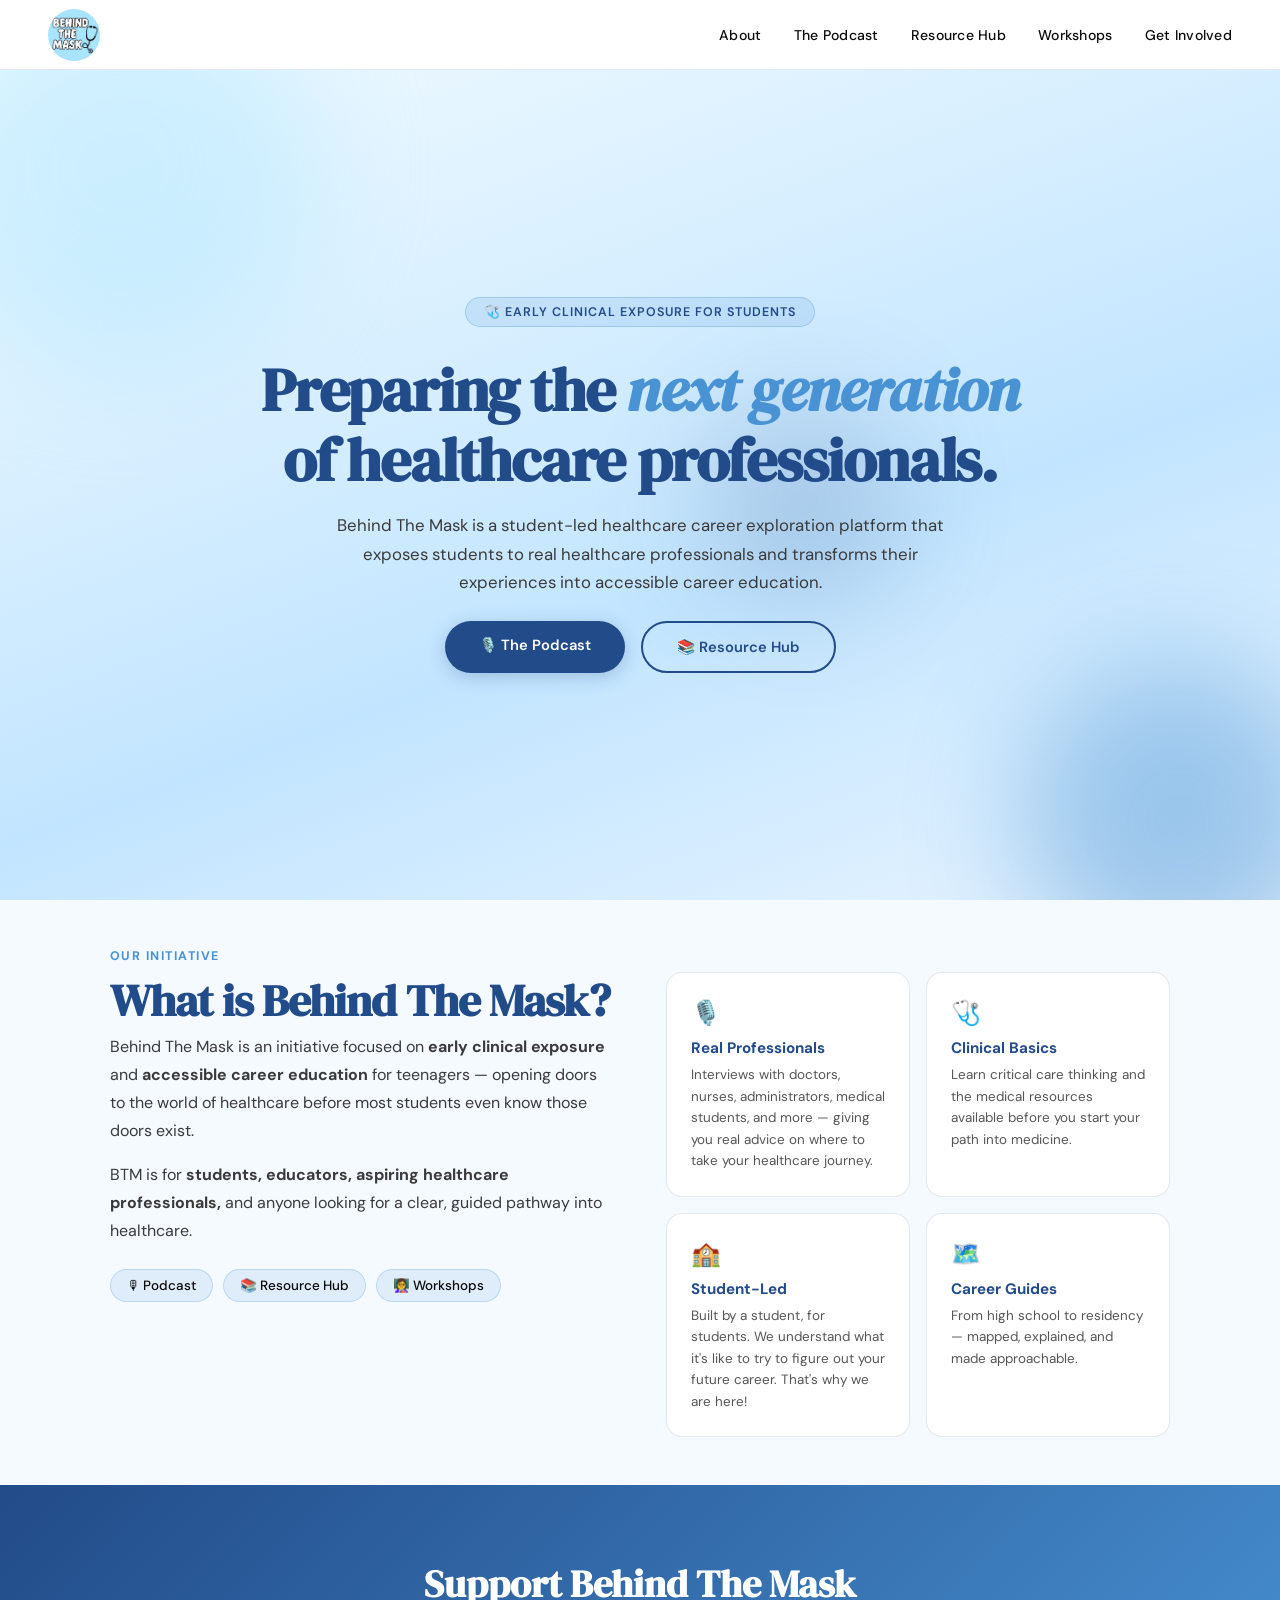
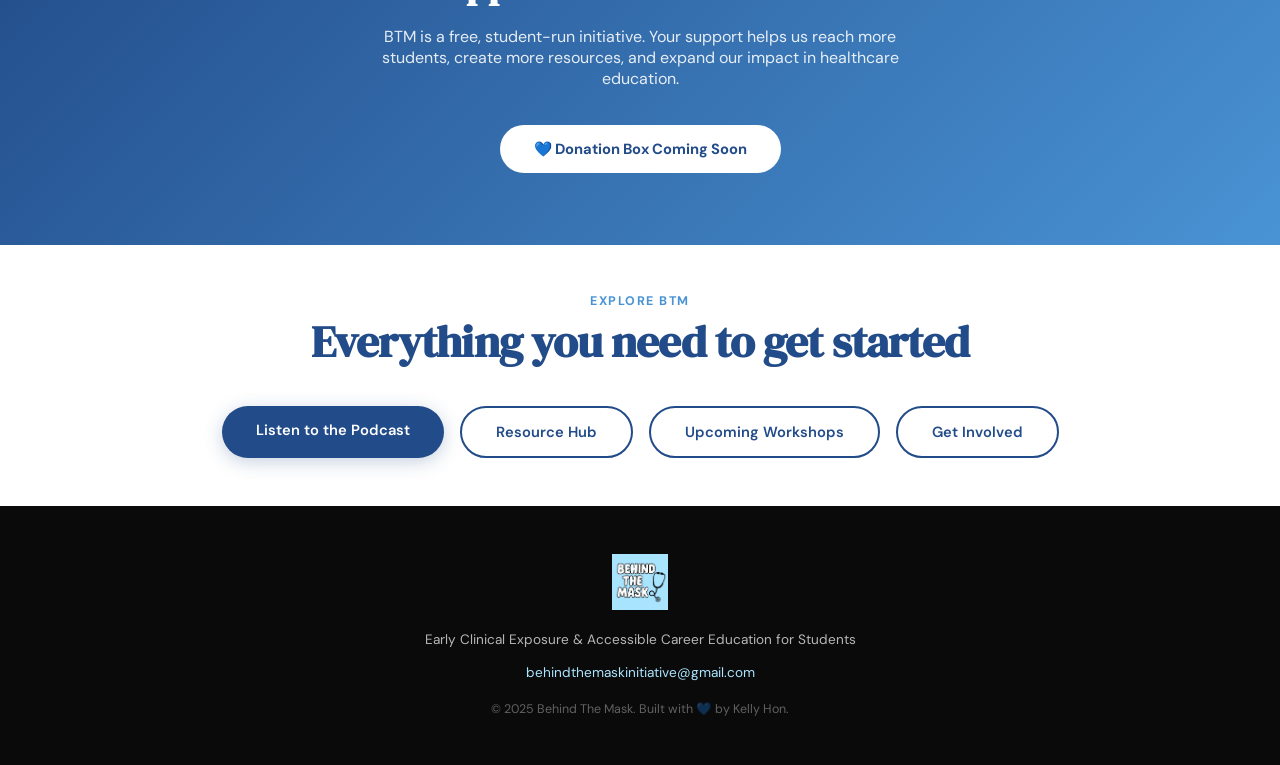
<file: index.html>
<!DOCTYPE html>
<html lang="en">
<head><link rel="icon" type="image/png" href="logo.png">
  <!-- Google tag (gtag.js) -->
<script async src="https://www.googletagmanager.com/gtag/js?id=G-BZWH90YZH2"></script>
<script>
  window.dataLayer = window.dataLayer || [];
  function gtag(){dataLayer.push(arguments);}
  gtag('js', new Date());

  gtag('config', 'G-BZWH90YZH2');
</script>
<meta charset="UTF-8">
<meta name="viewport" content="width=device-width, initial-scale=1.0">
<title>Behind The Mask</title>
<link href="https://fonts.googleapis.com/css2?family=DM+Serif+Display:ital@0;1&family=DM+Sans:wght@300;400;500;600;700&display=swap" rel="stylesheet">
<link rel="stylesheet" href="styles.css">
</head>
<body>

<nav>
  <div class="nav-logo" onclick="window.location='index.html'">
    <img src="logo.png" alt="Behind The Mask logo">
  </div>
  <ul class="nav-links">
    <li><a href="about.html">About</a></li>
    <li><a href="podcast.html">The Podcast</a></li>
    <li><a href="resources.html">Resource Hub</a></li>
    <li><a href="workshops.html">Workshops</a></li>
    <li><a href="involved.html">Get Involved</a></li>
  </ul>
</nav>

<div style="padding-top:70px;">

  <section class="hero">
    <div class="hero-bg"></div>
    <div class="hero-orb hero-orb-1"></div>
    <div class="hero-orb hero-orb-2"></div>
    <div class="hero-orb hero-orb-3"></div>
    <div class="hero-content">
      <div class="hero-badge">🩺 Early Clinical Exposure for Students</div>
      <h1>Preparing the <em>next generation </em> of healthcare professionals.</h1>
      <p class="hero-sub">Behind The Mask is a student-led healthcare career exploration platform that exposes students to real healthcare professionals and transforms their experiences into accessible career education.</p>
      <div class="hero-btns">
        <a class="btn-primary" href="podcast.html">🎙️ The Podcast</a>
        <a class="btn-outline" href="resources.html">📚 Resource Hub</a>
      </div>
    </div>
  </section>

  <section class="section what-btm">
    <div class="section-inner">
      <div class="section-label">Our Initiative</div>
      <div class="what-grid">
        <div>
          <h2 class="section-title">What is Behind The Mask?</h2>
          <p class="section-body">Behind The Mask is an initiative focused on <strong>early clinical exposure</strong> and <strong>accessible career education</strong> for teenagers — opening doors to the world of healthcare before most students even know those doors exist.</p>
          <p class="section-body" style="margin-top:16px;">BTM is for <strong>students, educators, aspiring healthcare professionals,</strong> and anyone looking for a clear, guided pathway into healthcare.</p>
           <p class="section-body" style="margin-top:16px;"The pillars of Behind The Mask include:</p>
          <div class="pill-group">
            <a class="pill" href="podcast.html">🎙 Podcast</a>
            <a class="pill" href="resources.html">📚 Resource Hub</a>
            <a class="pill" href="workshops.html">👩‍🏫 Workshops</a>
          </div>
        </div>
        <div class="feature-cards">
          <div class="feature-card">
            <div class="feature-icon">🎙️</div>
            <h4>Real Professionals</h4>
            <p>Interviews with doctors, nurses, administrators, medical students, and more — giving you real advice on where to take your healthcare journey.</p>
          </div>
          <div class="feature-card">
            <div class="feature-icon">🩺</div>
            <h4>Clinical Basics</h4>
            <p>Learn critical care thinking and the medical resources available before you start your path into medicine.</p>
          </div>
          <div class="feature-card">
            <div class="feature-icon">🏫</div>
            <h4>Student-Led</h4>
            <p>Built by a student, for students. We understand what it's like to try to figure out your future career. That's why we are here! </p>
          </div>
          <div class="feature-card">
            <div class="feature-icon">🗺️</div>
            <h4>Career Guides</h4>
            <p>From high school to residency — mapped, explained, and made approachable.</p>
          </div>
        </div>
      </div>
    </div>
  </section>

  <section class="cta-strip">
    <div class="section-inner" style="text-align:center;">
      <h2>Support Behind The Mask</h2>
      <p>BTM is a free, student-run initiative. Your support helps us reach more students, create more resources, and expand our impact in healthcare education.</p>
      <a href="mailto:behindthemaskpodcast100@gmail.com" class="btn-white">💙 Donation Box Coming Soon</a>
    </div>
  </section>

  <section class="section">
    <div class="section-inner" style="text-align:center;">
      <div class="section-label">Explore BTM</div>
      <h2 class="section-title" style="margin:0 auto 40px;">Everything you need to get started</h2>
      <div style="display:flex; gap:16px; flex-wrap:wrap; justify-content:center;">
        <a class="btn-primary" href="podcast.html">Listen to the Podcast</a>
        <a class="btn-outline" href="resources.html">Resource Hub</a>
        <a class="btn-outline" href="workshops.html">Upcoming Workshops</a>
        <a class="btn-outline" href="involved.html">Get Involved</a>
      </div>
    </div>
  </section>

</div>

<footer>
  <div class="f-logo"><img src="logo.png" alt="Behind The Mask"></div>
  <p>Early Clinical Exposure & Accessible Career Education for Students</p>
  <p style="margin-top:16px;"><a href="mailto:behindthemaskinitiative@gmail.com">behindthemaskinitiative@gmail.com</a></p>
  <p style="margin-top:20px; font-size:0.78rem; opacity:0.5;">© 2025 Behind The Mask. Built with 💙 by Kelly Hon.</p>
</footer>

</body>
</html>
</file>
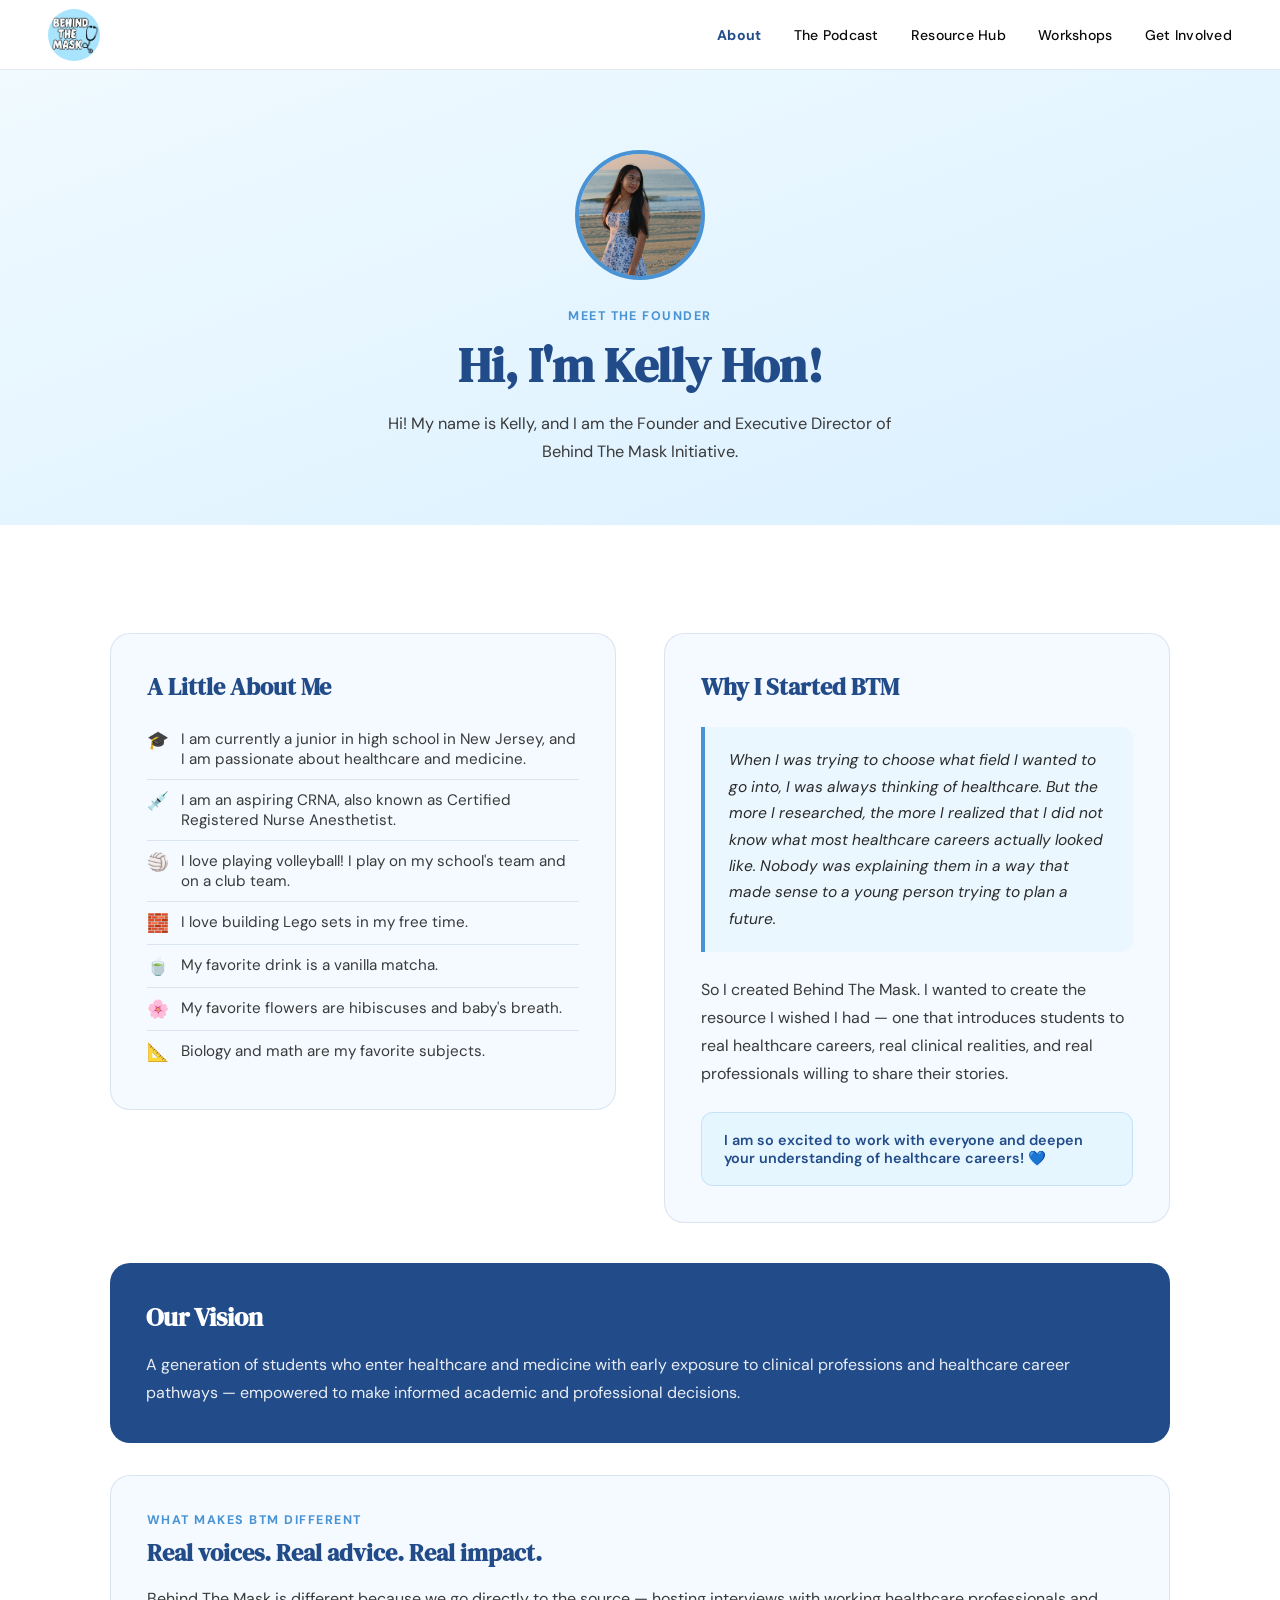
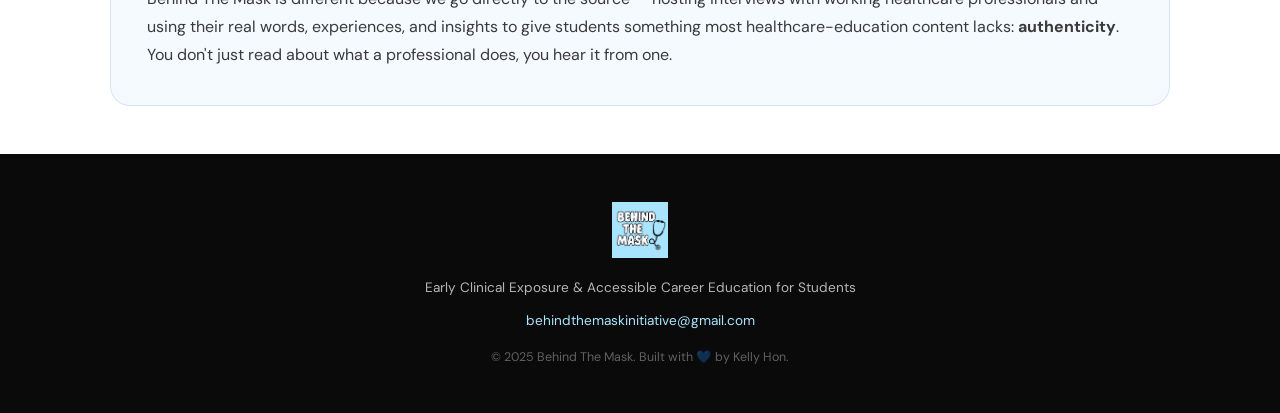
<file: about.html>
<!DOCTYPE html>
<html lang="en">
<head><link rel="icon" type="image/png" href="logo.png">
  <!-- Google tag (gtag.js) -->
<script async src="https://www.googletagmanager.com/gtag/js?id=G-BZWH90YZH2"></script>
<script>
  window.dataLayer = window.dataLayer || [];
  function gtag(){dataLayer.push(arguments);}
  gtag('js', new Date());

  gtag('config', 'G-BZWH90YZH2');
</script>
<meta charset="UTF-8">
<meta name="viewport" content="width=device-width, initial-scale=1.0">
<title>About – Behind The Mask</title>
<link href="https://fonts.googleapis.com/css2?family=DM+Serif+Display:ital@0;1&family=DM+Sans:wght@300;400;500;600;700&display=swap" rel="stylesheet">
<link rel="stylesheet" href="styles.css">
</head>
<body>

<nav>
  <div class="nav-logo" onclick="window.location='index.html'">
    <img src="logo.png" alt="Behind The Mask logo">
  </div>
  <ul class="nav-links">
    <li><a href="about.html" class="active">About</a></li>
    <li><a href="podcast.html">The Podcast</a></li>
    <li><a href="resources.html">Resource Hub</a></li>
    <li><a href="workshops.html">Workshops</a></li>
    <li><a href="involved.html">Get Involved</a></li>
  </ul>
</nav>

<div style="padding-top:70px;">

  <section class="about-hero">
    <div class="avatar-ring"><img src="kelly.jpg" alt="Kelly Hon" style="width:100%; height:100%; object-fit:cover; border-radius:50%;"></div>
    <div class="section-label">Meet the Founder</div>
    <h1 style="font-family:'DM Serif Display',serif; font-size:clamp(2rem,4vw,3rem); color:var(--deep); margin-bottom:12px;">Hi, I'm Kelly Hon!</h1>
    <p style="color:#3a3a3a; max-width:520px; margin:0 auto; line-height:1.7; font-size:1.02rem;">Hi! My name is Kelly, and I am the Founder and Executive Director of Behind The Mask Initiative.</p>
  </section>

  <section class="section">
    <div class="section-inner">
      <div class="about-grid">
        <div>
          <div class="about-card">
            <h3>A Little About Me</h3>
            <ul class="fun-facts">
              <li><span>🎓</span> I am currently a junior in high school in New Jersey, and I am passionate about healthcare and medicine.</li>
              <li><span>💉</span> I am an aspiring CRNA, also known as Certified Registered Nurse Anesthetist.</li>
              <li><span>🏐</span> I love playing volleyball! I play on my school's team and on a club team.</li>
              <li><span>🧱</span> I love building Lego sets in my free time.</li>
              <li><span>🍵</span> My favorite drink is a vanilla matcha.</li>
              <li><span>🌸</span> My favorite flowers are hibiscuses and baby's breath.</li>
              <li><span>📐</span> Biology and math are my favorite subjects.</li>
            </ul>
          </div>
        </div>
        <div>
          <div class="about-card">
            <h3>Why I Started BTM</h3>
            <div class="quote-block">
              When I was trying to choose what field I wanted to go into, I was always thinking of healthcare. But the more I researched, the more I realized that I did not know what most healthcare careers actually looked like. Nobody was explaining them in a way that made sense to a young person trying to plan a future.
            </div>
            <p class="section-body">So I created Behind The Mask. I wanted to create the resource I wished I had — one that introduces students to real healthcare careers, real clinical realities, and real professionals willing to share their stories.</p>
            <div style="margin-top:24px; padding:18px 22px; background:rgba(171,229,255,0.2); border-radius:12px; border:1px solid rgba(73,147,212,0.2);">
              <p style="font-size:0.9rem; color:var(--deep); font-weight:600;">I am so excited to work with everyone and deepen your understanding of healthcare careers! 💙</p>
            </div>
          </div>
        </div>
      </div>

      <div class="diff-card" style="margin-top:40px;">
        <h3>Our Vision</h3>
        <p>A generation of students who enter healthcare and medicine with early exposure to clinical professions and healthcare career pathways — empowered to make informed academic and professional decisions.</p>
      </div>

      <div style="margin-top:32px; background:var(--soft-bg); border-radius:20px; padding:36px; border:1px solid var(--border);">
        <div class="section-label">What Makes BTM Different</div>
        <h3 style="font-family:'DM Serif Display',serif; font-size:1.5rem; color:var(--deep); margin:8px 0 16px;">Real voices. Real advice. Real impact.</h3>
        <p class="section-body" style="max-width:100%;">Behind The Mask is different because we go directly to the source — hosting interviews with working healthcare professionals and using their real words, experiences, and insights to give students something most healthcare-education content lacks: <strong>authenticity</strong>. You don't just read about what a professional does, you hear it from one.</p>
      </div>
    </div>
  </section>

</div>

<footer>
  <div class="f-logo"><img src="logo.png" alt="Behind The Mask"></div>
  <p>Early Clinical Exposure & Accessible Career Education for Students</p>
  <p style="margin-top:16px;"><a href="mailto:behindthemaskinitiative@gmail.com">behindthemaskinitiative@gmail.com</a></p>
  <p style="margin-top:20px; font-size:0.78rem; opacity:0.5;">© 2025 Behind The Mask. Built with 💙 by Kelly Hon.</p>
</footer>

</body>
</html>
</file>
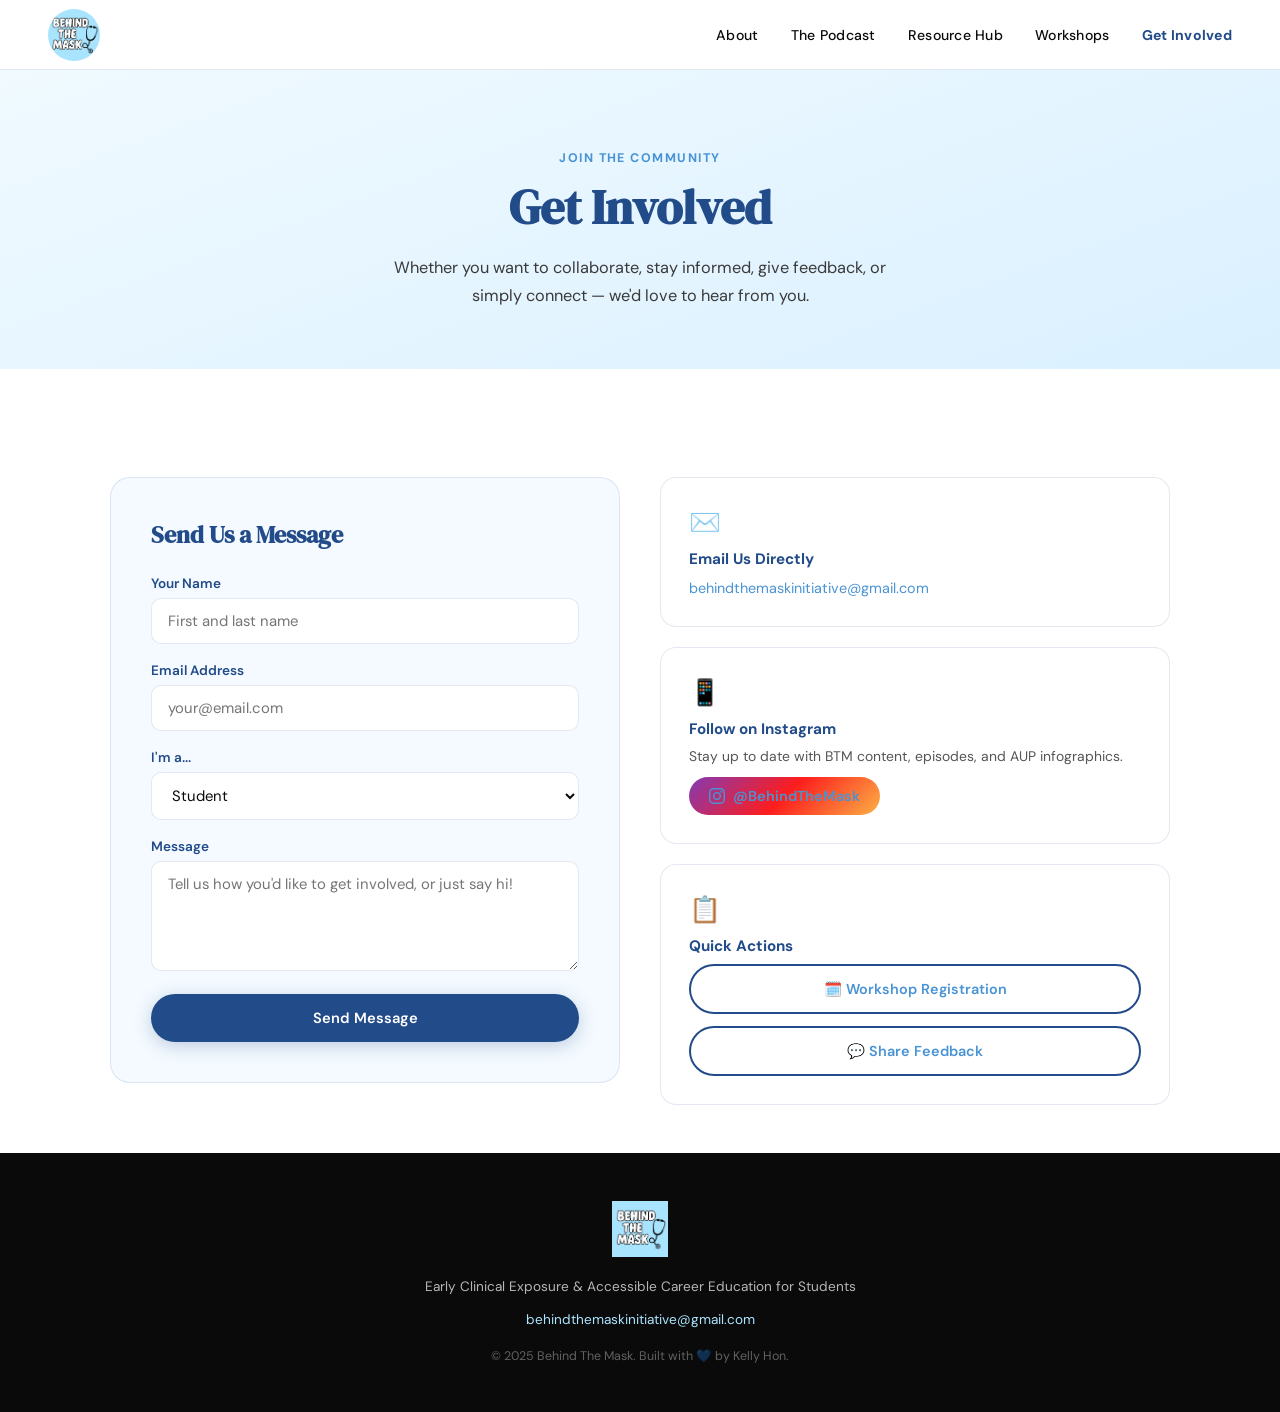
<file: involved.html>
<!DOCTYPE html>
<html lang="en">
<head><link rel="icon" type="image/png" href="logo.png">
  <!-- Google tag (gtag.js) -->
<script async src="https://www.googletagmanager.com/gtag/js?id=G-BZWH90YZH2"></script>
<script>
  window.dataLayer = window.dataLayer || [];
  function gtag(){dataLayer.push(arguments);}
  gtag('js', new Date());

  gtag('config', 'G-BZWH90YZH2');
</script>
<meta charset="UTF-8">
<meta name="viewport" content="width=device-width, initial-scale=1.0">
<title>Get Involved – Behind The Mask</title>
<link href="https://fonts.googleapis.com/css2?family=DM+Serif+Display:ital@0;1&family=DM+Sans:wght@300;400;500;600;700&display=swap" rel="stylesheet">
<link rel="stylesheet" href="styles.css">
</head>
<body>

<nav>
  <div class="nav-logo" onclick="window.location='index.html'">
    <img src="logo.png" alt="Behind The Mask logo">
  </div>
  <ul class="nav-links">
    <li><a href="about.html">About</a></li>
    <li><a href="podcast.html">The Podcast</a></li>
    <li><a href="resources.html">Resource Hub</a></li>
    <li><a href="workshops.html">Workshops</a></li>
    <li><a href="involved.html" class="active">Get Involved</a></li>
  </ul>
</nav>

<div style="padding-top:70px;">

  <section class="gi-hero">
    <div class="section-label">Join the Community</div>
    <h1 style="font-family:'DM Serif Display',serif; font-size:clamp(2rem,4vw,3rem); color:var(--deep); margin-bottom:14px;">Get Involved</h1>
    <p style="color:#3a3a3a; max-width:520px; margin:0 auto; line-height:1.7; font-size:1.02rem;">Whether you want to collaborate, stay informed, give feedback, or simply connect — we'd love to hear from you.</p>
  </section>

  <section class="section">
    <div class="section-inner">
      <div class="gi-grid">

        <div class="gi-form">
  <h3>Send Us a Message</h3>
  <form action="https://formspree.io/f/xzdwpzwz" method="POST">
    <div class="form-group">
      <label>Your Name</label>
      <input type="text" name="name" placeholder="First and last name" required>
    </div>
    <div class="form-group">
      <label>Email Address</label>
      <input type="email" name="email" placeholder="your@email.com" required>
    </div>
    <div class="form-group">
      <label>I'm a...</label>
      <select name="role">
        <option>Student</option>
        <option>Healthcare Professional</option>
        <option>Parent / Guardian</option>
        <option>Educator</option>
        <option>Other</option>
      </select>
    </div>
    <div class="form-group">
      <label>Message</label>
      <textarea name="message" placeholder="Tell us how you'd like to get involved, or just say hi!"></textarea>
    </div>
    <button type="submit" class="btn-primary" style="width:100%;">Send Message</button>
  </form>
</div>

        <div class="gi-sidebar">

          <div class="contact-card">
            <div class="cc-icon">✉️</div>
            <h4>Email Us Directly</h4>
            <a href="mailto:behindthemaskinitiative@gmail.com">behindthemaskinitiative@gmail.com</a>
          </div>

          <div class="contact-card">
            <div class="cc-icon">📱</div>
            <h4>Follow on Instagram</h4>
            <p style="font-size:0.87rem; color:#555; margin-bottom:12px;">Stay up to date with BTM content, episodes, and AUP infographics.</p>
            <div class="social-links">
              <a class="social-link" href="https://instagram.com/behindthemaskinitiative" target="_blank" rel="noopener">
                <svg width="16" height="16" viewBox="0 0 24 24" fill="currentColor"><path d="M12 2.163c3.204 0 3.584.012 4.85.07 3.252.148 4.771 1.691 4.919 4.919.058 1.265.069 1.645.069 4.849 0 3.205-.012 3.584-.069 4.849-.149 3.225-1.664 4.771-4.919 4.919-1.266.058-1.644.07-4.85.07-3.204 0-3.584-.012-4.849-.07-3.26-.149-4.771-1.699-4.919-4.92-.058-1.265-.07-1.644-.07-4.849 0-3.204.013-3.583.07-4.849.149-3.227 1.664-4.771 4.919-4.919 1.266-.057 1.645-.069 4.849-.069zm0-2.163c-3.259 0-3.667.014-4.947.072-4.358.2-6.78 2.618-6.98 6.98-.059 1.281-.073 1.689-.073 4.948 0 3.259.014 3.668.072 4.948.2 4.358 2.618 6.78 6.98 6.98 1.281.058 1.689.072 4.948.072 3.259 0 3.668-.014 4.948-.072 4.354-.2 6.782-2.618 6.979-6.98.059-1.28.073-1.689.073-4.948 0-3.259-.014-3.667-.072-4.947-.196-4.354-2.617-6.78-6.979-6.98-1.281-.059-1.69-.073-4.949-.073zm0 5.838c-3.403 0-6.162 2.759-6.162 6.162s2.759 6.163 6.162 6.163 6.162-2.759 6.162-6.163c0-3.403-2.759-6.162-6.162-6.162zm0 10.162c-2.209 0-4-1.79-4-4 0-2.209 1.791-4 4-4s4 1.791 4 4c0 2.21-1.791 4-4 4zm6.406-11.845c-.796 0-1.441.645-1.441 1.44s.645 1.44 1.441 1.44c.795 0 1.439-.645 1.439-1.44s-.644-1.44-1.439-1.44z"/></svg>
                @BehindTheMask
              </a>
            </div>
          </div>

          <div class="contact-card">
            <div class="cc-icon">📋</div>
            <h4>Quick Actions</h4>
            <div class="action-btns">
              <a class="btn-outline" style="text-align:center;" href="https://forms.gle/UhF5HUcMfss465XU9">🗓️ Workshop Registration</a>
              <a class="btn-outline" style="text-align:center;" href="https://forms.gle/LadCY4togR1XSAWB9">💬 Share Feedback</a>
            </div>
          </div>

        </div>
      </div>
    </div>
  </section>

</div>

<footer>
  <div class="f-logo"><img src="logo.png" alt="Behind The Mask"></div>
  <p>Early Clinical Exposure & Accessible Career  Education for Students</p>
  <p style="margin-top:16px;"><a href="mailto:behindthemaskinitiative@gmail.com">behindthemaskinitiative@gmail.com</a></p>
  <p style="margin-top:20px; font-size:0.78rem; opacity:0.5;">© 2025 Behind The Mask. Built with 💙 by Kelly Hon.</p>
</footer>

</body>
</html>
</file>
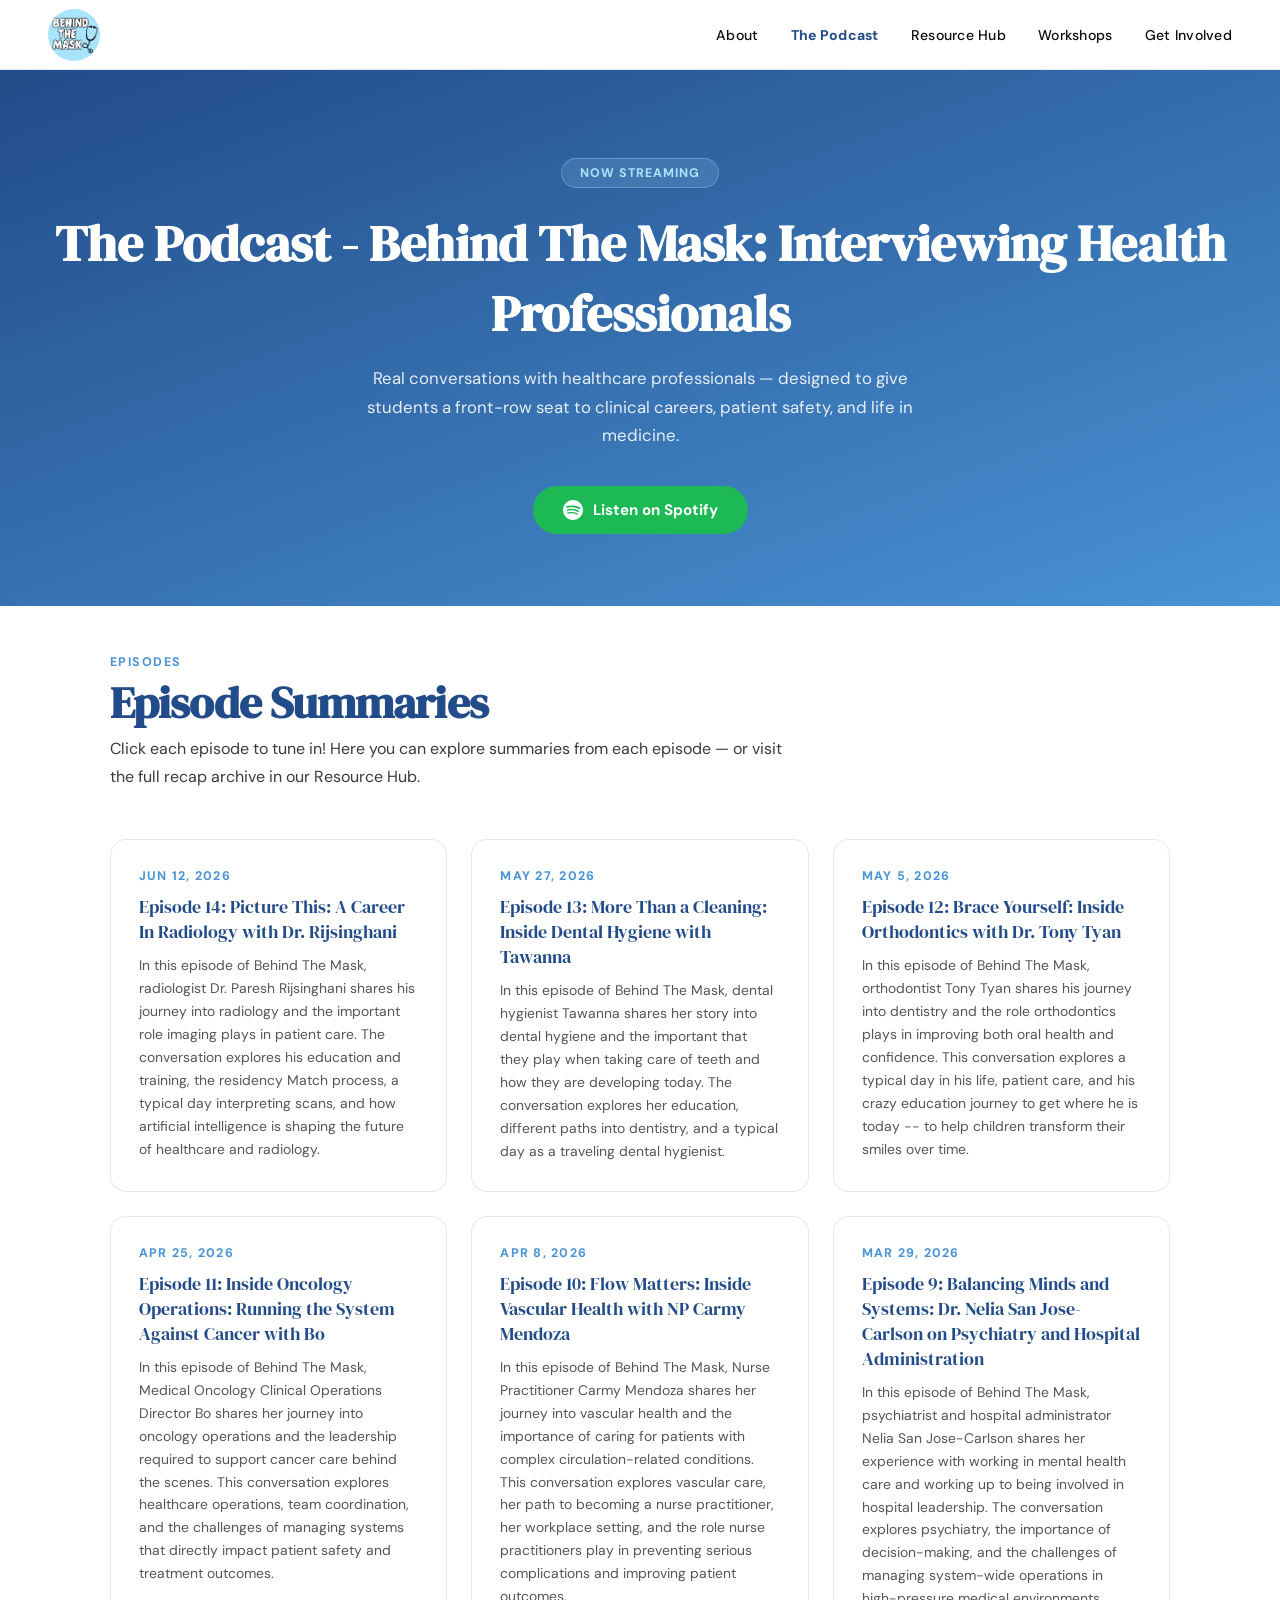
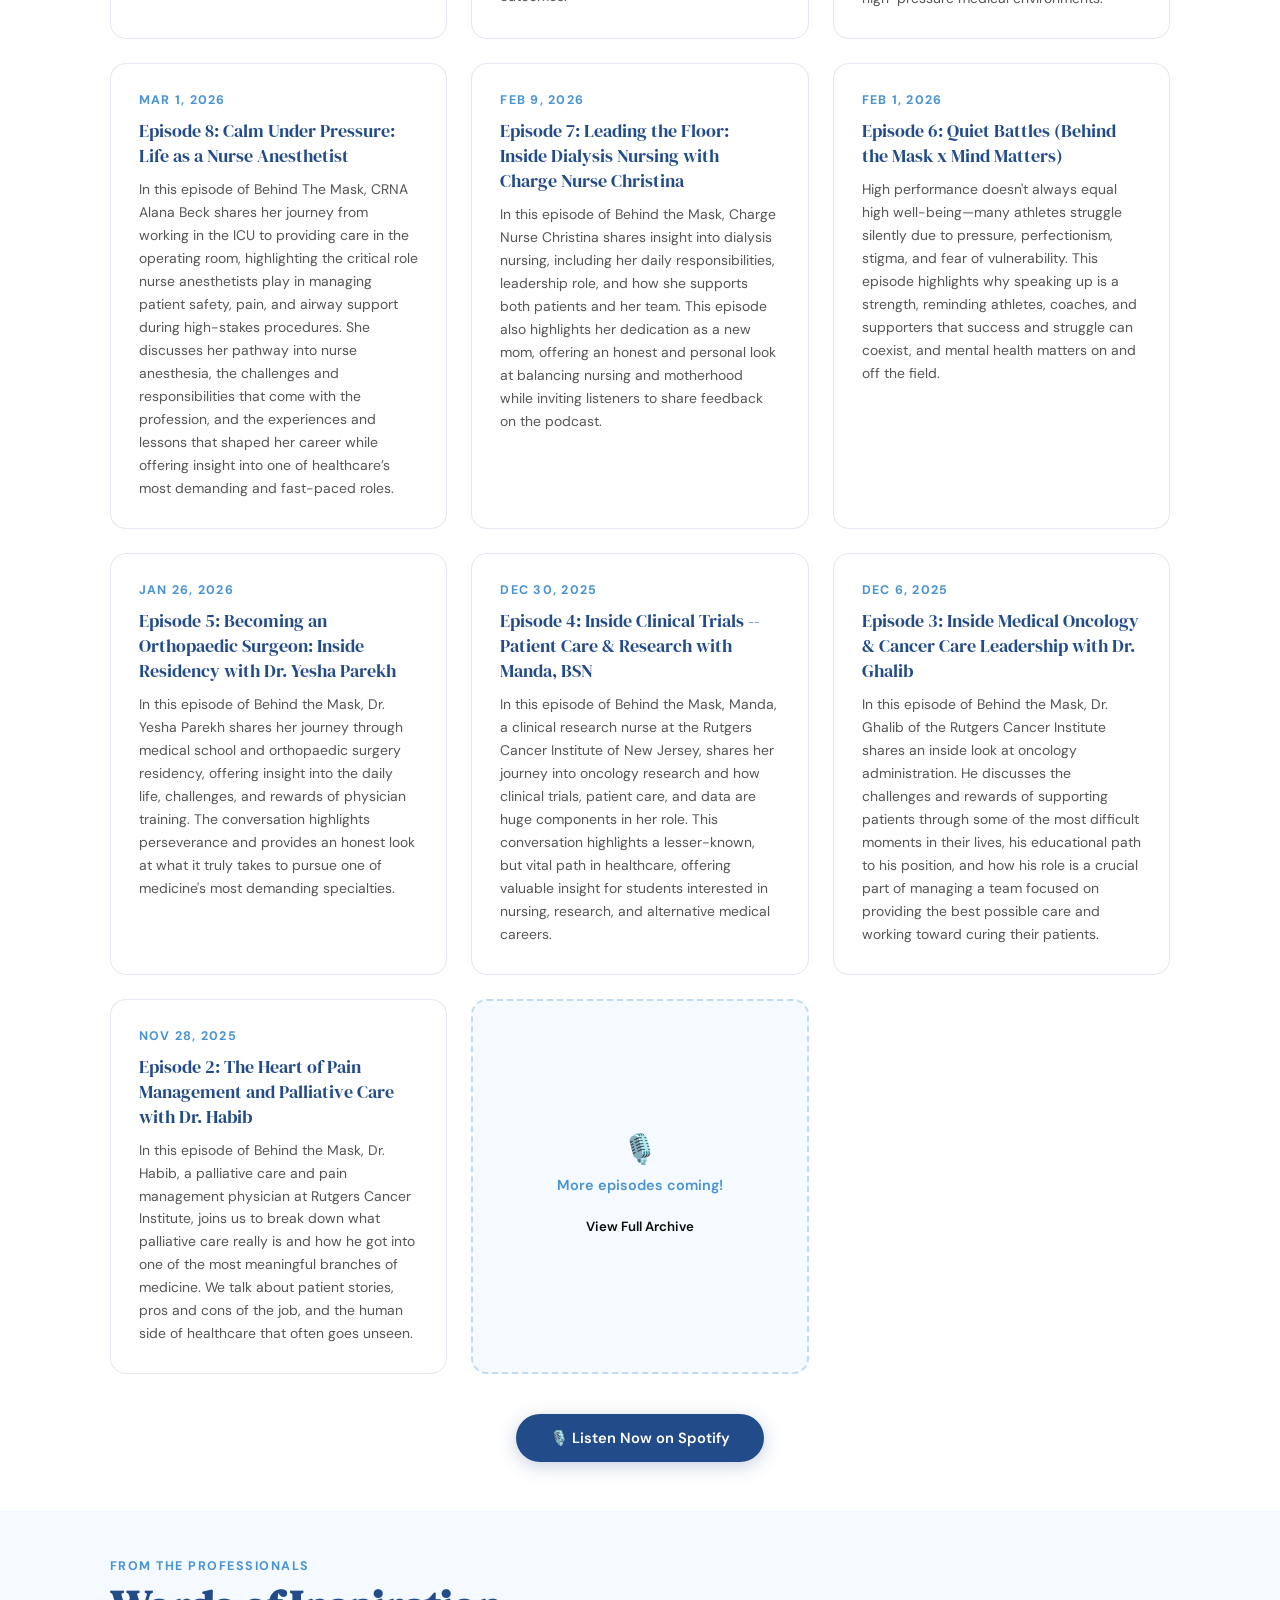
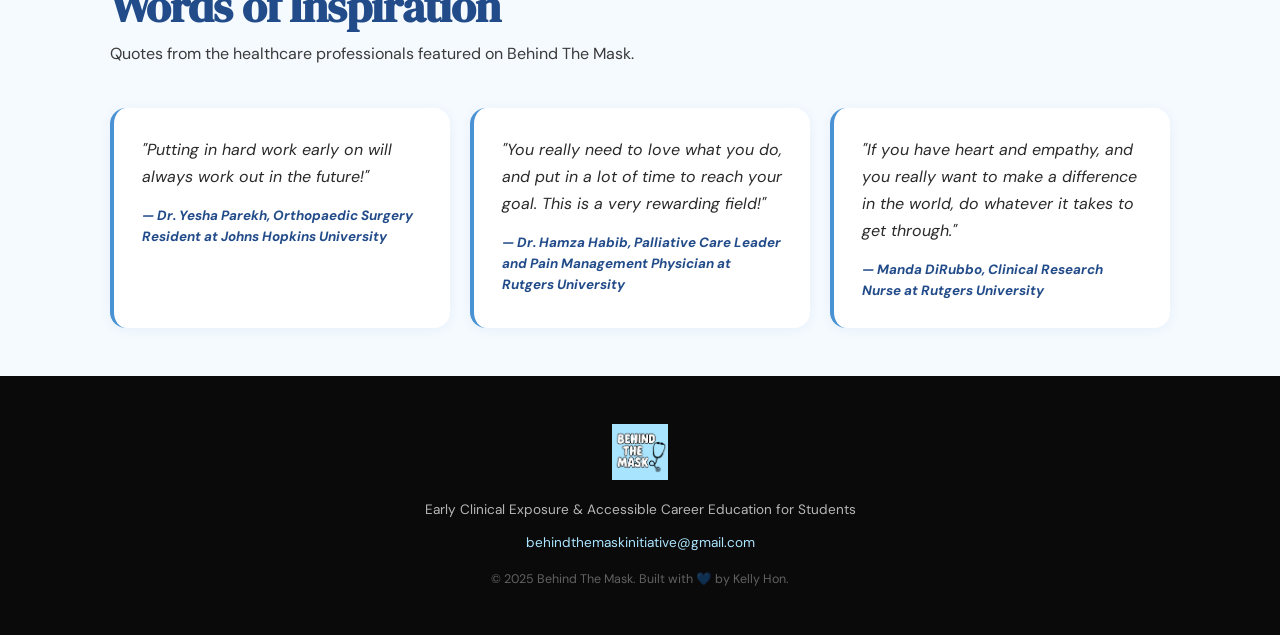
<file: podcast.html>
<!DOCTYPE html>
<html lang="en">
<head><link rel="icon" type="image/png" href="logo.png">
  <!-- Google tag (gtag.js) -->
<script async src="https://www.googletagmanager.com/gtag/js?id=G-BZWH90YZH2"></script>
<script>
  window.dataLayer = window.dataLayer || [];
  function gtag(){dataLayer.push(arguments);}
  gtag('js', new Date());

  gtag('config', 'G-BZWH90YZH2');
</script>
<meta charset="UTF-8">
<meta name="viewport" content="width=device-width, initial-scale=1.0">
<title>The Podcast – Behind The Mask</title>
<link href="https://fonts.googleapis.com/css2?family=DM+Serif+Display:ital@0;1&family=DM+Sans:wght@300;400;500;600;700&display=swap" rel="stylesheet">
<link rel="stylesheet" href="styles.css">
</head>
<body>

<nav>
  <div class="nav-logo" onclick="window.location='index.html'">
    <img src="logo.png" alt="Behind The Mask logo">
  </div>
  <ul class="nav-links">
    <li><a href="about.html">About</a></li>
    <li><a href="podcast.html" class="active">The Podcast</a></li>
    <li><a href="resources.html">Resource Hub</a></li>
    <li><a href="workshops.html">Workshops</a></li>
    <li><a href="involved.html">Get Involved</a></li>
  </ul>
</nav>

<div style="padding-top:70px;">

  <section class="podcast-hero">
    <div style="display:inline-block; background:rgba(171,229,255,0.15); border:1px solid rgba(171,229,255,0.3); border-radius:50px; padding:6px 18px; font-size:0.78rem; font-weight:700; letter-spacing:0.08em; text-transform:uppercase; margin-bottom:20px; color:var(--sky);">Now Streaming</div>
    <h1>The Podcast - Behind The Mask: Interviewing Health Professionals </h1>
    <p>Real conversations with healthcare professionals — designed to give students a front-row seat to clinical careers, patient safety, and life in medicine.</p>
    <a class="spotify-btn" href="https://open.spotify.com/show/2Iy4kEOfwabf8bibORl8ze" target="_blank" rel="noopener">
      <svg width="20" height="20" viewBox="0 0 24 24" fill="currentColor"><path d="M12 0C5.4 0 0 5.4 0 12s5.4 12 12 12 12-5.4 12-12S18.66 0 12 0zm5.521 17.34c-.24.359-.66.48-1.021.24-2.82-1.74-6.36-2.101-10.561-1.141-.418.122-.779-.179-.899-.539-.12-.421.18-.78.54-.9 4.56-1.021 8.52-.6 11.64 1.32.42.18.479.659.301 1.02zm1.44-3.3c-.301.42-.841.6-1.262.3-3.239-1.98-8.159-2.58-11.939-1.38-.479.12-1.02-.12-1.14-.6-.12-.48.12-1.021.6-1.141C9.6 9.9 15 10.561 18.72 12.84c.361.181.54.78.241 1.2zm.12-3.36C15.24 8.4 8.82 8.16 5.16 9.301c-.6.179-1.2-.181-1.38-.721-.18-.601.18-1.2.72-1.381 4.26-1.26 11.28-1.02 15.721 1.621.539.3.719 1.02.419 1.56-.299.421-1.02.599-1.559.3z"/></svg>
      Listen on Spotify
    </a>
  </section>

  <section class="section">
    <div class="section-inner">
      <div class="section-label">Episodes</div>
      <h2 class="section-title">Episode Summaries</h2>
      <p class="section-body">Click each episode to tune in! Here you can explore summaries from each episode — or visit the full recap archive in our Resource Hub.</p>
      <div class="episodes-grid">

        <div class="episode-card" data-url="https://open.spotify.com/episode/3NECKNjAps2xhePSi1XS54?si=wogFoTZ5RTiNllcOlrXq0A">
          <div class="ep-num">Jun 12, 2026</div>
          <div class="ep-title">Episode 14: Picture This: A Career In Radiology with Dr. Rijsinghani</div>
          <p class="ep-desc"> In this episode of Behind The Mask, radiologist Dr. Paresh Rijsinghani shares his journey into radiology and the important role imaging plays in patient care. The conversation explores his education and training, the residency Match process, a typical day interpreting scans, and how artificial intelligence is shaping the future of healthcare and radiology. </p>
        </div>

        <div class="episode-card" data-url="https://open.spotify.com/episode/62oq2t8uKByIDBZxYUpRsY?si=AsFquoeeQNeLNEMK--_tqg">
          <div class="ep-num">May 27, 2026</div>
          <div class="ep-title">Episode 13: More Than a Cleaning: Inside Dental Hygiene with Tawanna</div>
          <p class="ep-desc"> In this episode of Behind The Mask, dental hygienist Tawanna shares her story into dental hygiene and the important that they play when taking care of teeth and how they are developing today. The conversation explores her education, different paths into dentistry, and a typical day as a traveling dental hygienist. </p>
        </div>

        <div class="episode-card" data-url="https://open.spotify.com/episode/7KfCMBYzWOTKVfsS2922YR?si=S0kWEmkXQsaSP0YyoppYUQ">
          <div class="ep-num">May 5, 2026</div>
          <div class="ep-title">Episode 12:  Brace Yourself: Inside Orthodontics with Dr. Tony Tyan</div>
          <p class="ep-desc"> In this episode of Behind The Mask, orthodontist Tony Tyan shares his journey into dentistry and the role orthodontics plays in improving both oral health and confidence. This conversation explores a typical day in his life, patient care, and his crazy education journey to get where he is today -- to help children transform their smiles over time. </p>
        </div>

        <div class="episode-card" data-url="https://open.spotify.com/episode/1hGEzczu1kBHwv2kYdkHtR?si=FUCx31coS-q08SSx5-R0iA">
          <div class="ep-num">Apr 25, 2026</div>
          <div class="ep-title">Episode 11: Inside Oncology Operations: Running the System Against Cancer with Bo</div>
          <p class="ep-desc">In this episode of Behind The Mask, Medical Oncology Clinical Operations Director Bo shares her journey into oncology operations and the leadership required to support cancer care behind the scenes. This conversation explores healthcare operations, team coordination, and the challenges of managing systems that directly impact patient safety and treatment outcomes.</p>
        </div>

        <div class="episode-card" data-url="https://open.spotify.com/episode/3kw7srTYYRs7hplShVvIGE?si=NTyOBycOT4KqJlnvs9E1fQ">
          <div class="ep-num">Apr 8, 2026</div>
          <div class="ep-title">Episode 10: Flow Matters: Inside Vascular Health with NP Carmy Mendoza</div>
          <p class="ep-desc"> In this episode of Behind The Mask, Nurse Practitioner Carmy Mendoza shares her journey into vascular health and the importance of caring for patients with complex circulation-related conditions. This conversation explores vascular care, her path to becoming a nurse practitioner, her workplace setting, and the role nurse practitioners play in preventing serious complications and improving patient outcomes.</p>
        </div>

        <div class="episode-card" data-url="https://open.spotify.com/episode/6FqxRgMRm69bPsEx7hr48x?si=K-gAvXFZSfCNUcU5dMojqg">
          <div class="ep-num">Mar 29, 2026</div>
          <div class="ep-title">Episode 9: Balancing Minds and Systems: Dr. Nelia San Jose-Carlson on Psychiatry and Hospital Administration</div>
          <p class="ep-desc">In this episode of Behind The Mask, psychiatrist and hospital administrator Nelia San Jose-Carlson shares her experience with working in mental health care and working up to being involved in hospital leadership. The conversation explores psychiatry, the importance of decision-making, and the challenges of managing system-wide operations in high-pressure medical environments.</p>
        </div>

        <div class="episode-card" data-url="https://open.spotify.com/episode/5nndpN6GX7oHWEUr2XVKyI?si=906cac0983d74380">
          <div class="ep-num">Mar 1, 2026</div>
          <div class="ep-title">Episode 8: Calm Under Pressure: Life as a Nurse Anesthetist</div>
          <p class="ep-desc">In this episode of Behind The Mask, CRNA Alana Beck shares her journey from working in the ICU to providing care in the operating room, highlighting the critical role nurse anesthetists play in managing patient safety, pain, and airway support during high-stakes procedures. She discusses her pathway into nurse anesthesia, the challenges and responsibilities that come with the profession, and the experiences and lessons that shaped her career while offering insight into one of healthcare’s most demanding and fast-paced roles.</p>
        </div>

        <div class="episode-card" data-url="https://open.spotify.com/episode/0UhaLemCrXn8EVvPEGDMAF?si=58815c8ce7a04f8c">
          <div class="ep-num">Feb 9, 2026</div>
          <div class="ep-title">Episode 7: Leading the Floor: Inside Dialysis Nursing with Charge Nurse Christina</div>
          <p class="ep-desc">In this episode of Behind the Mask, Charge Nurse Christina shares insight into dialysis nursing, including her daily responsibilities, leadership role, and how she supports both patients and her team. This episode also highlights her dedication as a new mom, offering an honest and personal look at balancing nursing and motherhood while inviting listeners to share feedback on the podcast.</p>
        </div>

        <div class="episode-card" data-url="https://open.spotify.com/episode/7JTjQpoPusv6XUgtoSJb9v?si=081882030a874d6d">
          <div class="ep-num">Feb 1, 2026</div>
          <div class="ep-title">Episode 6: Quiet Battles (Behind the Mask x Mind Matters)</div>
          <p class="ep-desc">High performance doesn't always equal high well-being—many athletes struggle silently due to pressure, perfectionism, stigma, and fear of vulnerability. This episode highlights why speaking up is a strength, reminding athletes, coaches, and supporters that success and struggle can coexist, and mental health matters on and off the field.</p>
        </div>

        <div class="episode-card" data-url="https://open.spotify.com/episode/3PUGj64NA0393VDlOndC4L?si=42f2a5ba8dae4f86">
          <div class="ep-num">Jan 26, 2026</div>
          <div class="ep-title">Episode 5: Becoming an Orthopaedic Surgeon: Inside Residency with Dr. Yesha Parekh</div>
          <p class="ep-desc">In this episode of Behind the Mask, Dr. Yesha Parekh shares her journey through medical school and orthopaedic surgery residency, offering insight into the daily life, challenges, and rewards of physician training. The conversation highlights perseverance and provides an honest look at what it truly takes to pursue one of medicine's most demanding specialties.</p>
        </div>

        <div class="episode-card" data-url="https://open.spotify.com/episode/0kUbzD2924jdLWep8KlPL3?si=9c508aa15b14499c">
          <div class="ep-num">Dec 30, 2025</div>
          <div class="ep-title">Episode 4: Inside Clinical Trials -- Patient Care & Research with Manda, BSN</div>
          <p class="ep-desc"> In this episode of Behind the Mask, Manda, a clinical research nurse at the Rutgers Cancer Institute of New Jersey, shares her journey into oncology research and how clinical trials, patient care, and data are huge components in her role. This conversation highlights a lesser-known, but vital path in healthcare, offering valuable insight for students interested in nursing, research, and alternative medical careers.</p>
        </div>

        <div class="episode-card" data-url="https://open.spotify.com/episode/12SNdT8o1mJbieaR0m81eR?si=kVHATxcsQGO8q_aTWSH5tQ">
          <div class="ep-num">Dec 6, 2025</div>
          <div class="ep-title">Episode 3: Inside Medical Oncology & Cancer Care Leadership with Dr. Ghalib</div>
          <p class="ep-desc">In this episode of Behind the Mask, Dr. Ghalib of the Rutgers Cancer Institute shares an inside look at oncology administration. He discusses the challenges and rewards of supporting patients through some of the most difficult moments in their lives, his educational path to his position, and how his role is a crucial part of managing a team focused on providing the best possible care and working toward curing their patients. </p>
        </div>

        <div class="episode-card" data-url="https://open.spotify.com/episode/5xoh3fjQQW3ZDFXfDLroOX?si=e6c0e8960cf2469c">
          <div class="ep-num">Nov 28, 2025</div>
          <div class="ep-title">Episode 2: The Heart of Pain Management and Palliative Care with Dr. Habib</div>
          <p class="ep-desc">In this episode of Behind the Mask, Dr. Habib, a palliative care and pain management physician at Rutgers Cancer Institute, joins us to break down what palliative care really is and how he got into one of the most meaningful branches of medicine. We talk about patient stories, pros and cons of the job, and the human side of healthcare that often goes unseen.</p>
        </div>

        <div class="episode-card" style="border:2px dashed rgba(73,147,212,0.3); background:var(--soft-bg); display:flex; flex-direction:column; align-items:center; justify-content:center; text-align:center; gap:8px;">
          <div style="font-size:1.8rem;">🎙️</div>
          <p style="color:var(--mid); font-weight:600; font-size:0.9rem;">More episodes coming!</p>
          <span onclick="window.location='resources.html'" style="margin-top:8px; padding:8px 20px; font-size:0.83rem; cursor:pointer; border:1.5px solid var(--navy); border-radius:50px; color:var(--navy); font-weight:600;">View Full Archive</span>
        </div>

      </div>
      <div style="text-align:center; margin-top:40px;">
        <a class="btn-primary" href="https://open.spotify.com/show/2Iy4kEOfwabf8bibORl8ze" target="_blank" rel="noopener">🎙️ Listen Now on Spotify</a>
      </div>
    </div>
  </section>

  <section class="section quotes-section">
    <div class="section-inner">
      <div class="section-label">From the Professionals</div>
      <h2 class="section-title">Words of Inspiration</h2>
      <p class="section-body">Quotes from the healthcare professionals featured on Behind The Mask.</p>
      <div class="quotes-grid">
        <div class="pro-quote">
          <p>"Putting in hard work early on will always work out in the future!"</p>
          <cite>— Dr. Yesha Parekh, Orthopaedic Surgery Resident at Johns Hopkins University</cite>
        </div>
        <div class="pro-quote">
          <p>"You really need to love what you do, and put in a lot of time to reach your goal. This is a very rewarding field!"</p>
          <cite>— Dr. Hamza Habib, Palliative Care Leader and Pain Management Physician at Rutgers University</cite>
        </div>
        <div class="pro-quote">
          <p>"If you have heart and empathy, and you really want to make a difference in the world, do whatever it takes to get through."</p>
          <cite>— Manda DiRubbo, Clinical Research Nurse at Rutgers University</cite>
        </div>
      </div>
    </div>
  </section>

</div>

<footer>
  <div class="f-logo"><img src="logo.png" alt="Behind The Mask"></div>
  <p>Early Clinical Exposure & Accessible Career Education for Students</p>
  <p style="margin-top:16px;"><a href="mailto:behindthemaskinitiative@gmail.com">behindthemaskinitiative@gmail.com</a></p>
  <p style="margin-top:20px; font-size:0.78rem; opacity:0.5;">© 2025 Behind The Mask. Built with 💙 by Kelly Hon.</p>
</footer>

<script>
  document.querySelectorAll('.episode-card[data-url]').forEach(card => {
    card.style.cursor = 'pointer';
    card.addEventListener('click', () => {
      window.open(card.dataset.url, '_blank');
    });
  });
</script>

</body>
</html>
</file>
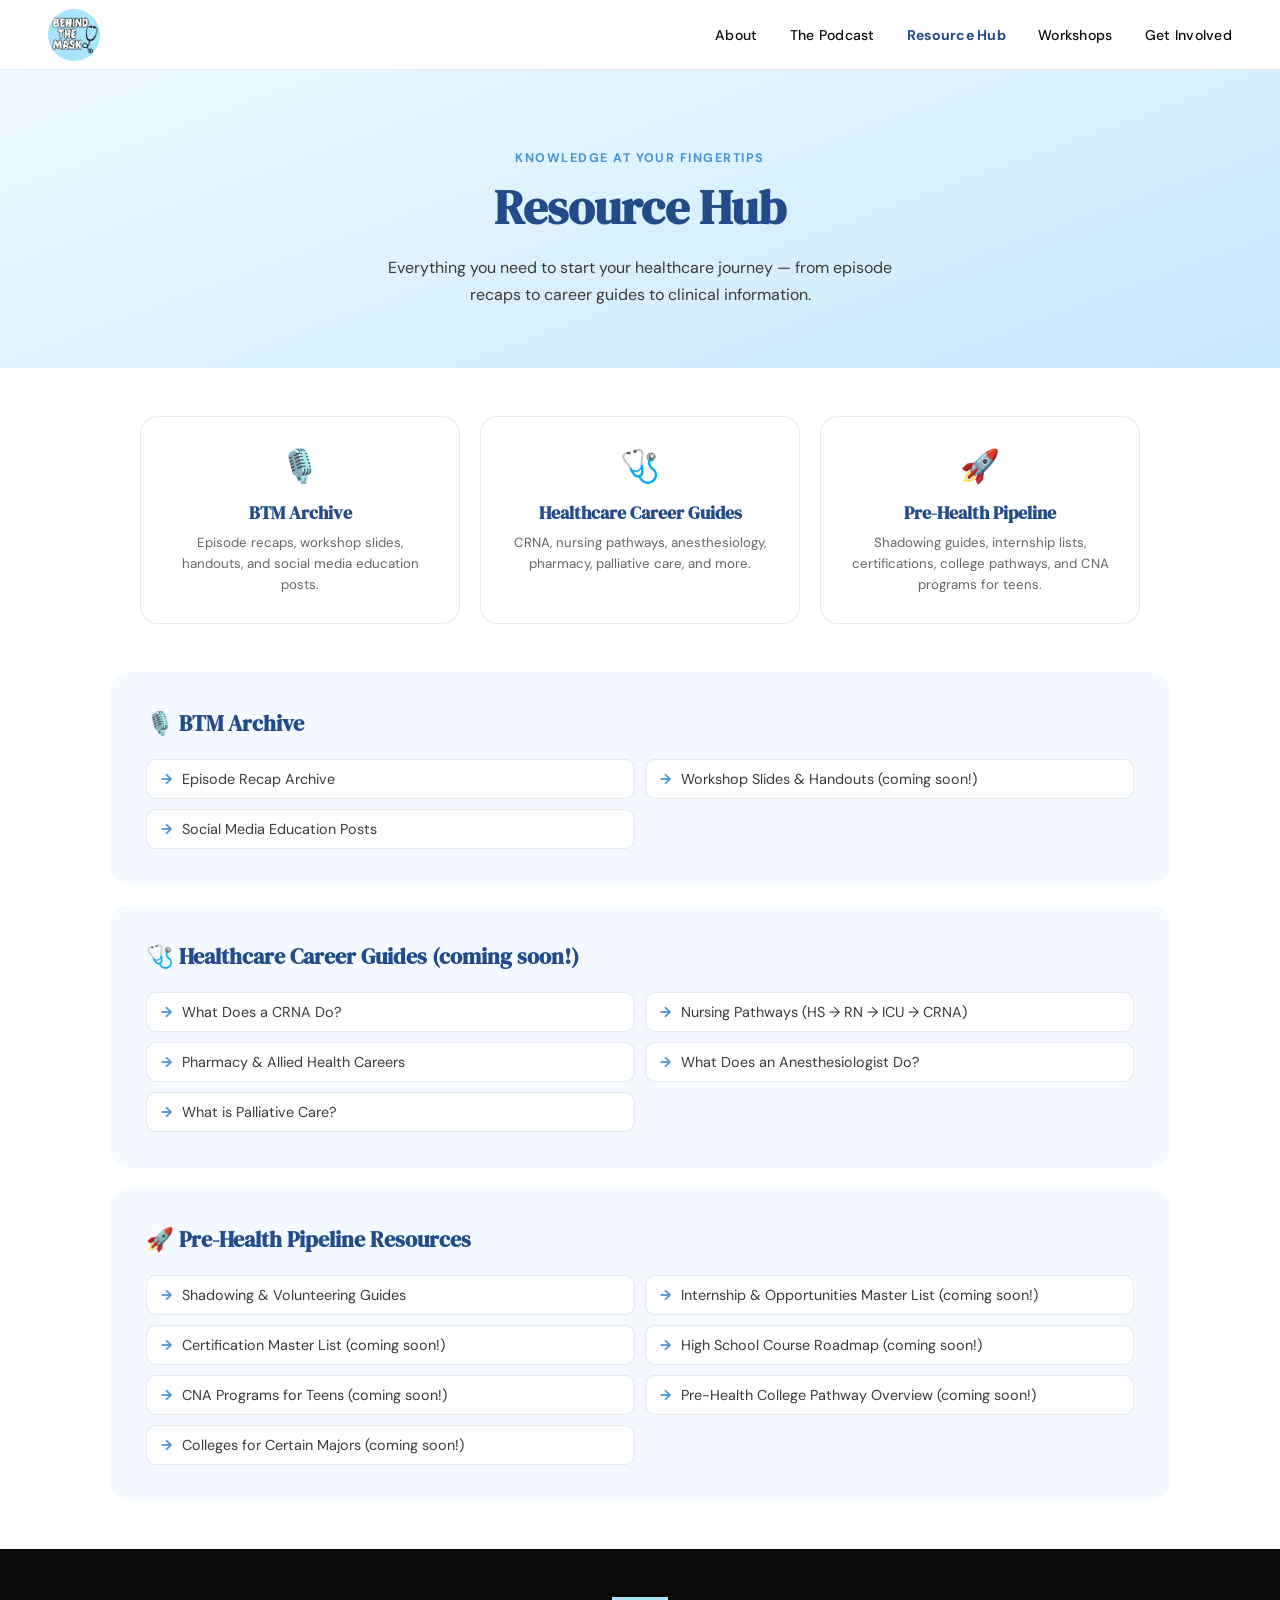
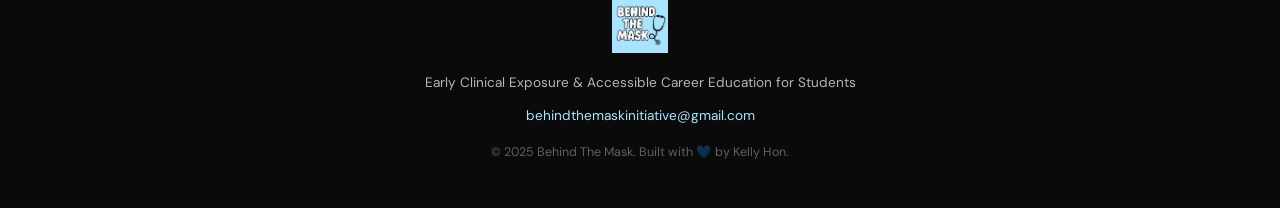
<file: resources.html>
<!DOCTYPE html>
<html lang="en">
<head><link rel="icon" type="image/png" href="logo.png">
  <!-- Google tag (gtag.js) -->
<script async src="https://www.googletagmanager.com/gtag/js?id=G-BZWH90YZH2"></script>
<script>
  window.dataLayer = window.dataLayer || [];
  function gtag(){dataLayer.push(arguments);}
  gtag('js', new Date());

  gtag('config', 'G-BZWH90YZH2');
</script>
<meta charset="UTF-8">
<meta name="viewport" content="width=device-width, initial-scale=1.0">
<title>Resource Hub – Behind The Mask</title>
<link href="https://fonts.googleapis.com/css2?family=DM+Serif+Display:ital@0;1&family=DM+Sans:wght@300;400;500;600;700&display=swap" rel="stylesheet">
<link rel="stylesheet" href="styles.css">
</head>
<body>

<nav>
  <div class="nav-logo" onclick="window.location='index.html'">
    <img src="logo.png" alt="Behind The Mask logo">
  </div>
  <ul class="nav-links">
    <li><a href="about.html">About</a></li>
    <li><a href="podcast.html">The Podcast</a></li>
    <li><a href="resources.html" class="active">Resource Hub</a></li>
    <li><a href="workshops.html">Workshops</a></li>
    <li><a href="involved.html">Get Involved</a></li>
  </ul>
</nav>

<div style="padding-top:70px;">

  <section class="resource-hero">
    <div class="section-label">Knowledge at Your Fingertips</div>
    <h1 style="font-family:'DM Serif Display',serif; font-size:clamp(2rem,4vw,3rem); color:var(--deep); margin-bottom:14px;">Resource Hub</h1>
    <p style="color:#3a3a3a; max-width:520px; margin:0 auto; line-height:1.7;">Everything you need to start your healthcare journey — from episode recaps to career guides to clinical information.</p>
  </section>

  <section class="section">
    <div class="section-inner">

      <div class="resource-main-cards">
        <div class="resource-card">
          <div class="rc-icon">🎙️</div>
          <h3>BTM Archive</h3>
          <p>Episode recaps, workshop slides, handouts, and social media education posts.</p>
        </div>
        <div class="resource-card">
          <div class="rc-icon">🩺</div>
          <h3>Healthcare Career Guides</h3>
          <p>CRNA, nursing pathways, anesthesiology, pharmacy, palliative care, and more.</p>
        </div>
        <div class="resource-card">
          <div class="rc-icon">🚀</div>
          <h3>Pre-Health Pipeline</h3>
          <p>Shadowing guides, internship lists, certifications, college pathways, and CNA programs for teens.</p>
        </div>
      </div>

      <div class="resource-list-section">
        <h3>🎙️ BTM Archive</h3>
        <ul class="res-list">
          <li onclick="window.location='recaps.html'" style="cursor:pointer;">Episode Recap Archive</li>
          <li>Workshop Slides & Handouts (coming soon!)</li>
          <li onclick="window.location='social.html'" style="cursor:pointer;">Social Media Education Posts</li>
        </ul>
      </div>

      <div class="resource-list-section" style="margin-top:20px;">
        <h3>🩺 Healthcare Career Guides (coming soon!)</h3>
        <ul class="res-list">
          <li>What Does a CRNA Do?</li>
          <li>Nursing Pathways (HS → RN → ICU → CRNA)</li>
          <li>Pharmacy & Allied Health Careers</li>
          <li>What Does an Anesthesiologist Do?</li>
          <li>What is Palliative Care?</li>
        </ul>
      </div>

      <div class="resource-list-section" style="margin-top:20px;">
        <h3>🚀 Pre-Health Pipeline Resources </h3>
        <ul class="res-list">
          <li onclick="window.location='shadowing-volunteering.html'" style="cursor:pointer;">Shadowing & Volunteering Guides</li>
          <li>Internship & Opportunities Master List (coming soon!)</li>
          <li>Certification Master List (coming soon!)</li>
          <li>High School Course Roadmap (coming soon!)</li>
          <li>CNA Programs for Teens (coming soon!)</li>
          <li>Pre-Health College Pathway Overview (coming soon!)</li>
          <li>Colleges for Certain Majors (coming soon!)</li>
        </ul>
      </div>

    </div>
  </section>

</div>

<footer>
  <div class="f-logo"><img src="logo.png" alt="Behind The Mask"></div>
  <p>Early Clinical Exposure & Accessible Career Education for Students</p>
  <p style="margin-top:16px;"><a href="mailto:behindthemaskinitiative@gmail.com">behindthemaskinitiative@gmail.com</a></p>
  <p style="margin-top:20px; font-size:0.78rem; opacity:0.5;">© 2025 Behind The Mask. Built with 💙 by Kelly Hon.</p>
</footer>

</body>
</html>
</file>
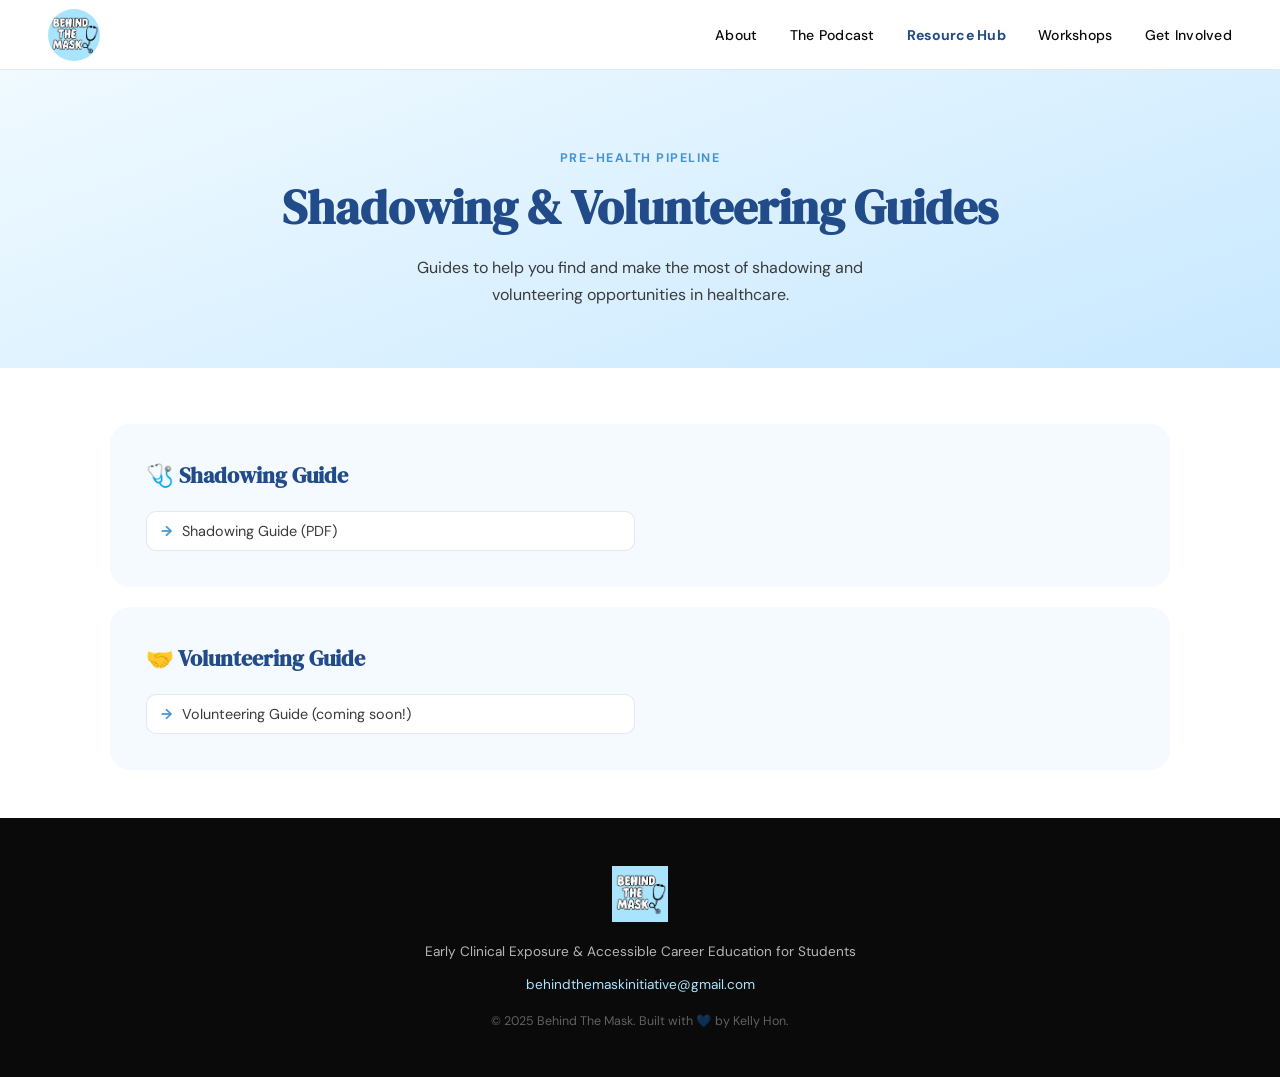
<file: shadowing-volunteering.html>
<!DOCTYPE html>
<html lang="en">
<head><link rel="icon" type="image/png" href="logo.png">
  <!-- Google tag (gtag.js) -->
<script async src="https://www.googletagmanager.com/gtag/js?id=G-BZWH90YZH2"></script>
<script>
  window.dataLayer = window.dataLayer || [];
  function gtag(){dataLayer.push(arguments);}
  gtag('js', new Date());

  gtag('config', 'G-BZWH90YZH2');
</script>
<meta charset="UTF-8">
<meta name="viewport" content="width=device-width, initial-scale=1.0">
<title>Shadowing & Volunteering Guides – Behind The Mask</title>
<link href="https://fonts.googleapis.com/css2?family=DM+Serif+Display:ital@0;1&family=DM+Sans:wght@300;400;500;600;700&display=swap" rel="stylesheet">
<link rel="stylesheet" href="styles.css">
</head>
<body>

<nav>
  <div class="nav-logo" onclick="window.location='index.html'">
    <img src="logo.png" alt="Behind The Mask logo">
  </div>
  <ul class="nav-links">
    <li><a href="about.html">About</a></li>
    <li><a href="podcast.html">The Podcast</a></li>
    <li><a href="resources.html" class="active">Resource Hub</a></li>
    <li><a href="workshops.html">Workshops</a></li>
    <li><a href="involved.html">Get Involved</a></li>
  </ul>
</nav>

<div style="padding-top:70px;">

  <section class="resource-hero">
    <div class="section-label">Pre-Health Pipeline</div>
    <h1 style="font-family:'DM Serif Display',serif; font-size:clamp(2rem,4vw,3rem); color:var(--deep); margin-bottom:14px;">Shadowing & Volunteering Guides</h1>
    <p style="color:#3a3a3a; max-width:520px; margin:0 auto; line-height:1.7;">Guides to help you find and make the most of shadowing and volunteering opportunities in healthcare.</p>
  </section>

  <section class="section">
    <div class="section-inner">

      <div class="resource-list-section">
        <h3>🩺 Shadowing Guide</h3>
        <ul class="res-list">
          <li onclick="window.location='shadowing-guide.pdf'" style="cursor:pointer;">Shadowing Guide (PDF)</li>
        </ul>
      </div>

      <div class="resource-list-section" style="margin-top:20px;">
        <h3>🤝 Volunteering Guide</h3>
        <ul class="res-list">
          <li>Volunteering Guide (coming soon!)</li>
        </ul>
      </div>

    </div>
  </section>

</div>

<footer>
  <div class="f-logo"><img src="logo.png" alt="Behind The Mask"></div>
  <p>Early Clinical Exposure & Accessible Career Education for Students</p>
  <p style="margin-top:16px;"><a href="mailto:behindthemaskinitiative@gmail.com">behindthemaskinitiative@gmail.com</a></p>
  <p style="margin-top:20px; font-size:0.78rem; opacity:0.5;">© 2025 Behind The Mask. Built with 💙 by Kelly Hon.</p>
</footer>

</body>
</html>
</file>
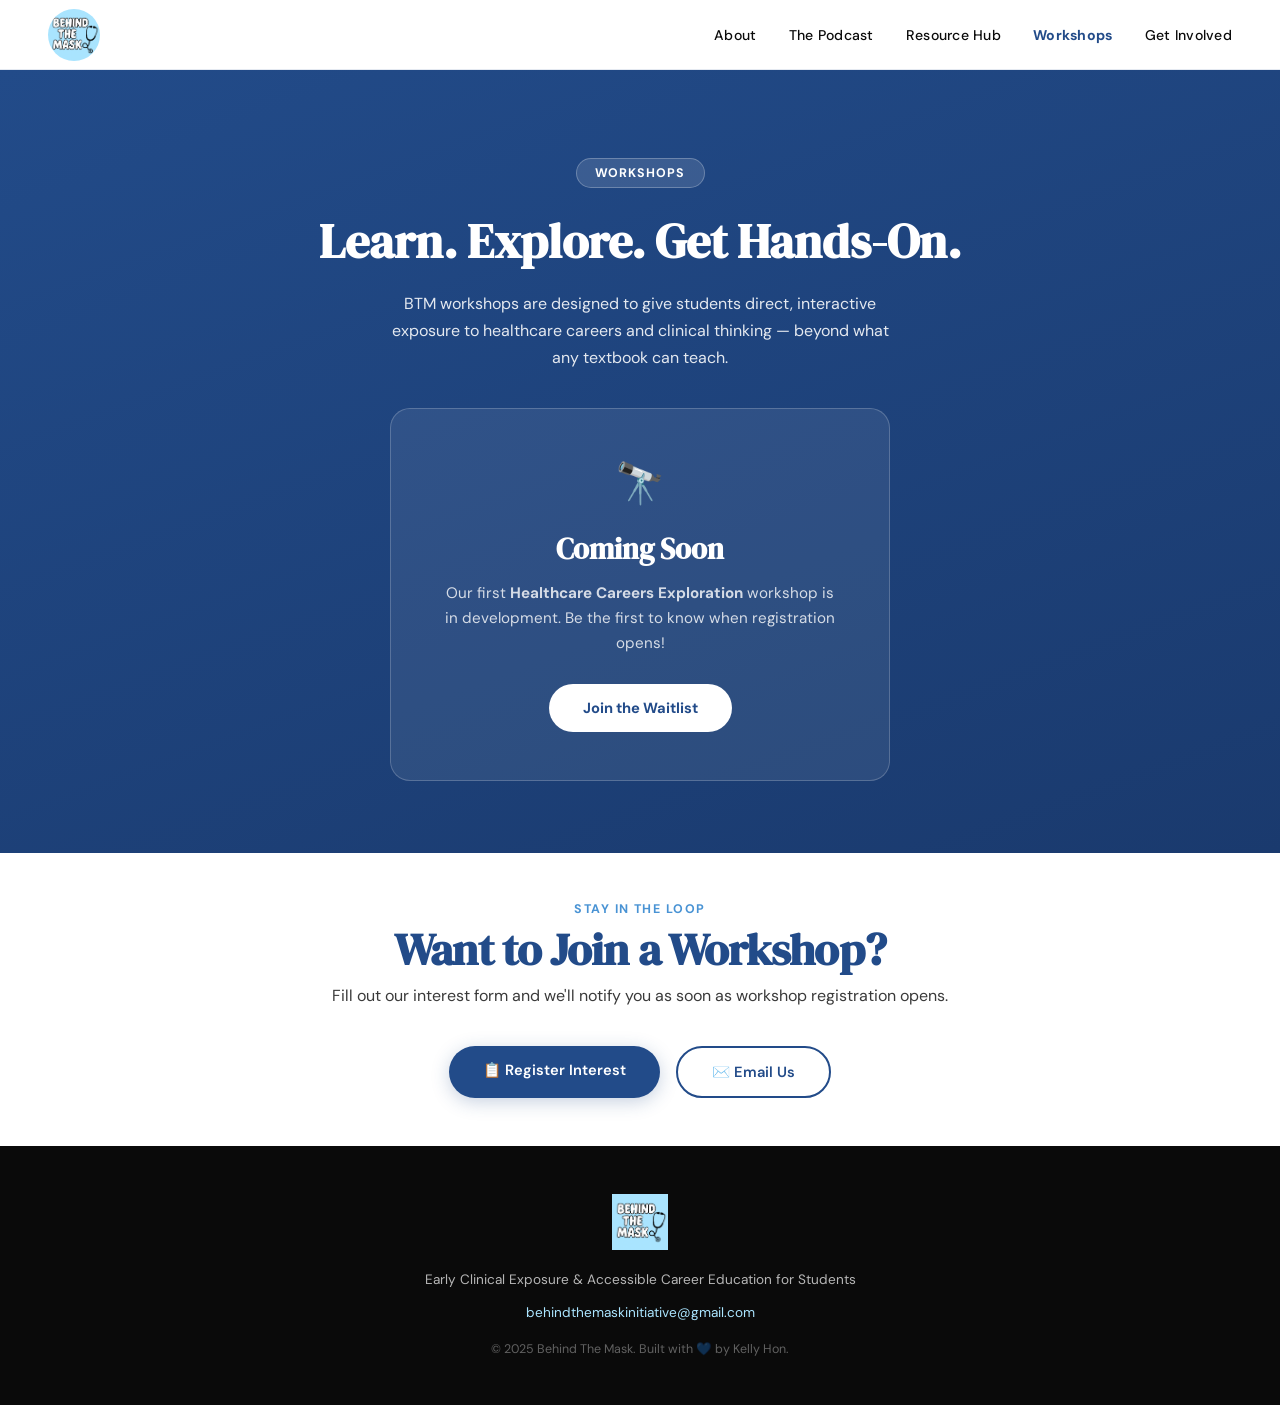
<file: workshops.html>
<!DOCTYPE html>
<html lang="en">
<head><link rel="icon" type="image/png" href="logo.png">
 <!-- Google tag (gtag.js) -->
<script async src="https://www.googletagmanager.com/gtag/js?id=G-BZWH90YZH2"></script>
<script>
  window.dataLayer = window.dataLayer || [];
  function gtag(){dataLayer.push(arguments);}
  gtag('js', new Date());

  gtag('config', 'G-BZWH90YZH2');
</script>
</script>
<meta charset="UTF-8">
<meta name="viewport" content="width=device-width, initial-scale=1.0">
<title>Workshops – Behind The Mask</title>
<link href="https://fonts.googleapis.com/css2?family=DM+Serif+Display:ital@0;1&family=DM+Sans:wght@300;400;500;600;700&display=swap" rel="stylesheet">
<link rel="stylesheet" href="styles.css">
</head>
<body>

<nav>
  <div class="nav-logo" onclick="window.location='index.html'">
    <img src="logo.png" alt="Behind The Mask logo">
  </div>
  <ul class="nav-links">
    <li><a href="about.html">About</a></li>
    <li><a href="podcast.html">The Podcast</a></li>
    <li><a href="resources.html">Resource Hub</a></li>
    <li><a href="workshops.html" class="active">Workshops</a></li>
    <li><a href="involved.html">Get Involved</a></li>
  </ul>
</nav>

<div style="padding-top:70px;">

  <section class="workshop-hero">
    <div style="display:inline-block; background:rgba(255,255,255,0.12); border:1px solid rgba(255,255,255,0.25); border-radius:50px; padding:6px 18px; font-size:0.78rem; font-weight:700; letter-spacing:0.08em; text-transform:uppercase; margin-bottom:20px;">Workshops</div>
    <h1>Learn. Explore. Get Hands-On.</h1>
    <p>BTM workshops are designed to give students direct, interactive exposure to healthcare careers and clinical thinking — beyond what any textbook can teach.</p>
    <div class="coming-soon-card">
      <div class="cs-badge">🔭</div>
      <h3>Coming Soon</h3>
      <p>Our first <strong>Healthcare Careers Exploration</strong> workshop is in development. Be the first to know when registration opens!</p>
      <a class="btn-white" href="https://forms.gle/vYemLcR2FnFt1zq3A" target="_blank">Join the Waitlist</a>
    </div>
  </section>

  <section class="section">
    <div class="section-inner" style="text-align:center;">
      <div class="section-label">Stay in the Loop</div>
      <h2 class="section-title">Want to Join a Workshop?</h2>
      <p class="section-body" style="margin:0 auto 36px;">Fill out our interest form and we'll notify you as soon as workshop registration opens.</p>
      <div style="display:flex; gap:16px; justify-content:center; flex-wrap:wrap;">
        <a class="btn-primary" href="https://forms.gle/2g2d9n4zPW9LeamA7" target="_blank">📋 Register Interest</a>
        <a class="btn-outline" href="mailto:behindthemasinitiative@gmail.com">✉️ Email Us</a>
      </div>
    </div>
  </section>

</div>

<footer>
  <div class="f-logo"><img src="logo.png" alt="Behind The Mask"></div>
  <p>Early Clinical Exposure & Accessible Career Education for Students</p>
  <p style="margin-top:16px;"><a href="mailto:behindthemaskinitiative@gmail.com">behindthemaskinitiative@gmail.com</a></p>
  <p style="margin-top:20px; font-size:0.78rem; opacity:0.5;">© 2025 Behind The Mask. Built with 💙 by Kelly Hon.</p>
</footer>

</body>
</html>
</file>
<file: styles.css>
:root {
  --sky: #abe5ff;
  --mid: #4993d4;
  --deep: #224b89;
  --white: #ffffff;
  --black: #0a0a0a;
  --soft-bg: #f4faff;
  --border: rgba(34,75,137,0.12);
}

* { margin:0; padding:0; box-sizing:border-box; }

body {
  font-family: 'DM Sans', sans-serif;
  background: var(--white);
  color: var(--black);
  overflow-x: hidden;
}

nav {
  position: fixed;
  top: 0; left: 0; right: 0;
  z-index: 1000;
  display: flex;
  align-items: center;
  justify-content: space-between;
  padding: 0 48px;
  height: 70px;
  background: rgba(255,255,255,0.92);
  backdrop-filter: blur(12px);
  border-bottom: 1px solid var(--border);
}

.nav-logo { cursor: pointer; display: flex; align-items: center; }
.nav-logo img { height: 52px; width: 52px; object-fit: cover; border-radius: 50%; }

.nav-links { display: flex; gap: 32px; list-style: none; }
.nav-links a { text-decoration: none; color: var(--black); font-size: 0.88rem; font-weight: 500; letter-spacing: 0.02em; transition: color 0.2s; }
.nav-links a:hover { color: var(--mid); }
.nav-links a.active { color: var(--deep); font-weight: 700; }

.hero {
  position: relative;
  min-height: calc(100vh - 70px);
  display: flex; flex-direction: column;
  align-items: center; justify-content: center;
  text-align: center;
  padding: 80px 24px;
  overflow: hidden;
}
.hero-bg { position: absolute; inset: 0; background: linear-gradient(160deg, #f0faff 0%, #daf0ff 30%, #c2e5ff 60%, #e8f4ff 100%); z-index: 0; }
.hero-orb { position: absolute; border-radius: 50%; filter: blur(60px); opacity: 0.45; z-index: 0; animation: float 8s ease-in-out infinite; }
.hero-orb-1 { width:400px; height:400px; background:var(--sky); top:-100px; left:-80px; }
.hero-orb-2 { width:320px; height:320px; background:var(--mid); bottom:-80px; right:-60px; animation-delay:-3s; }
.hero-orb-3 { width:200px; height:200px; background:var(--deep); top:40%; left:55%; animation-delay:-5s; opacity:0.2; }
@keyframes float { 0%,100%{ transform: translateY(0) scale(1); } 50%{ transform: translateY(-24px) scale(1.04); } }

.hero-content { position: relative; z-index:1; max-width: 800px; }
.hero-badge { display: inline-block; background: rgba(73,147,212,0.15); color: var(--deep); border: 1px solid rgba(73,147,212,0.3); border-radius: 50px; padding: 6px 18px; font-size: 0.78rem; font-weight: 600; letter-spacing: 0.08em; text-transform: uppercase; margin-bottom: 28px; }
.hero h1 { font-family: 'DM Serif Display', serif; font-size: clamp(2.2rem, 5vw, 3.8rem); line-height: 1.15; color: var(--deep); margin-bottom: 16px; letter-spacing: -0.02em; }
.hero h1 em { font-style: italic; color: var(--mid); }
.hero-sub { font-size: 1.05rem; color: #3a3a3a; line-height: 1.7; max-width: 640px; margin: 0 auto 24px; }
.hero-btns { display: flex; gap: 16px; justify-content: center; flex-wrap: wrap; }

.btn-primary { background: var(--deep); color: var(--white); padding: 14px 34px; border: none; border-radius: 50px; font-size: 0.92rem; font-weight: 600; cursor: pointer; font-family: 'DM Sans', sans-serif; transition: background 0.2s, transform 0.15s, box-shadow 0.2s; text-decoration: none; display: inline-block; box-shadow: 0 4px 18px rgba(34,75,137,0.25); }
.btn-primary:hover { background: var(--mid); transform: translateY(-2px); box-shadow: 0 8px 24px rgba(34,75,137,0.3); }

.btn-outline { background: transparent; color: var(--deep); padding: 14px 34px; border: 2px solid var(--deep); border-radius: 50px; font-size: 0.92rem; font-weight: 600; cursor: pointer; font-family: 'DM Sans', sans-serif; transition: all 0.2s; text-decoration: none; display: inline-block; }
.btn-outline:hover { background: var(--deep); color: var(--white); transform: translateY(-2px); }

.btn-white { background: var(--white); color: var(--deep); padding: 14px 34px; border: none; border-radius: 50px; font-size: 0.92rem; font-weight: 700; cursor: pointer; font-family: 'DM Sans', sans-serif; transition: all 0.2s; text-decoration: none; display: inline-block; }
.btn-white:hover { background: var(--sky); transform: translateY(-2px); }

.section { padding: 48px 24px; }
.section-inner { max-width: 1060px; margin: 0 auto; }
.section-label { font-size: 0.78rem; font-weight: 700; letter-spacing: 0.12em; text-transform: uppercase; color: var(--mid); margin-bottom: 8px; }
.section-title { margin-top: 4px; font-family: 'DM Serif Display', serif; font-size: clamp(1.8rem, 3.5vw, 2.8rem); color: var(--deep); line-height: 1.1; margin-bottom: 8px; letter-spacing: -0.02em; }
.section-body { font-size: 1rem; line-height: 1.75; color: #3a3a3a; max-width: 680px; }

.what-btm { background: var(--soft-bg); }
.what-grid { display: grid; grid-template-columns: 1fr 1fr; gap: 52px; align-items: start; margin-top: 0px; }
.pill-group { display: flex; flex-wrap: wrap; gap: 10px; margin-top: 24px; }
.pill { background: rgba(73,147,212,0.12); color: var(--deep); border: 1px solid rgba(73,147,212,0.25); padding: 7px 16px; border-radius: 50px; font-size: 0.84rem; font-weight: 500; }
.feature-cards { display: grid; grid-template-columns: 1fr 1fr; gap: 16px; }
.feature-card { background: var(--white); border: 1px solid var(--border); border-radius: 16px; padding: 24px; transition: box-shadow 0.2s, transform 0.2s; }
.feature-card:hover { box-shadow: 0 8px 28px rgba(34,75,137,0.1); transform: translateY(-3px); }
.feature-icon { font-size: 1.5rem; margin-bottom: 10px; }
.feature-card h4 { font-size: 0.95rem; font-weight: 700; color: var(--deep); margin-bottom: 6px; }
.feature-card p { font-size: 0.84rem; color: #555; line-height: 1.6; }

.cta-strip { background: linear-gradient(135deg, var(--deep) 0%, var(--mid) 100%); color: var(--white); padding: 72px 24px; text-align: center; }
.cta-strip h2 { font-family: 'DM Serif Display', serif; font-size: clamp(1.6rem, 3vw, 2.4rem); margin-bottom: 16px; }
.cta-strip p { font-size: 1rem; opacity: 0.88; max-width: 520px; margin-left: auto; margin-right: auto; margin-bottom: 36px; }

.about-hero { background: linear-gradient(160deg, #f0faff, #daf0ff); padding: 80px 24px 60px; text-align: center; }
.avatar-ring { width: 130px; height: 130px; border-radius: 50%; border: 4px solid var(--mid); margin: 0 auto 28px; display: flex; align-items:center; justify-content:center; background: linear-gradient(135deg, var(--sky), var(--mid)); font-size: 3rem; }
.about-grid { display: grid; grid-template-columns: 1fr 1fr; gap: 48px; align-items: start; margin-top: 60px; }
.about-card { background: var(--soft-bg); border-radius: 20px; padding: 36px; border: 1px solid var(--border); }
.about-card h3 { font-family: 'DM Serif Display', serif; font-size: 1.5rem; color: var(--deep); margin-bottom: 16px; }
.fun-facts { list-style: none; }
.fun-facts li { padding: 10px 0; border-bottom: 1px solid var(--border); font-size: 0.95rem; color: #3a3a3a; display: flex; align-items: flex-start; gap: 12px; }
.fun-facts li:last-child { border-bottom: none; }
.fun-facts li span { font-size: 1.1rem; }
.quote-block { border-left: 4px solid var(--mid); padding: 20px 24px; background: rgba(171,229,255,0.15); border-radius: 0 12px 12px 0; margin: 24px 0; font-style: italic; color: #2a2a2a; line-height: 1.7; font-size: 0.97rem; }
.diff-card { background: var(--deep); color: var(--white); border-radius: 20px; padding: 36px; margin-top: 48px; }
.diff-card h3 { font-family: 'DM Serif Display', serif; font-size: 1.6rem; margin-bottom: 16px; }
.diff-card p { opacity: 0.9; line-height: 1.75; }

.podcast-hero { background: linear-gradient(160deg, var(--deep), var(--mid)); color: var(--white); text-align: center; padding: 88px 24px 72px; }
.podcast-hero h1 { font-family: 'DM Serif Display', serif; font-size: clamp(2rem, 4vw, 3.2rem); margin-bottom: 16px; }
.podcast-hero p { opacity: 0.88; font-size: 1.05rem; max-width: 560px; margin: 0 auto 36px; line-height: 1.7; }
.spotify-btn { display: inline-flex; align-items: center; gap: 10px; background: #1DB954; color: var(--white); padding: 14px 30px; border-radius: 50px; font-size: 0.95rem; font-weight: 700; text-decoration: none; transition: all 0.2s; }
.spotify-btn:hover { background: #17a349; transform: translateY(-2px); }
.episodes-grid { display: grid; grid-template-columns: repeat(auto-fill, minmax(300px, 1fr)); gap: 24px; margin-top: 48px; }
.episode-card { background: var(--white); border: 1px solid var(--border); border-radius: 16px; padding: 28px; transition: box-shadow 0.2s, transform 0.2s; }
.episode-card:hover { box-shadow: 0 8px 28px rgba(34,75,137,0.1); transform: translateY(-3px); }
.ep-num { font-size: 0.78rem; font-weight: 700; letter-spacing: 0.1em; color: var(--mid); text-transform: uppercase; margin-bottom: 10px; }
.ep-title { font-family: 'DM Serif Display', serif; font-size: 1.15rem; color: var(--deep); margin-bottom: 10px; }
.ep-desc { font-size: 0.87rem; color: #555; line-height: 1.65; }
.quotes-section { background: var(--soft-bg); }
.quotes-grid { display: grid; grid-template-columns: repeat(auto-fill, minmax(280px, 1fr)); gap: 20px; margin-top: 40px; }
.pro-quote { background: var(--white); border-radius: 16px; padding: 28px; border-left: 4px solid var(--mid); box-shadow: 0 2px 12px rgba(34,75,137,0.06); }
.pro-quote p { font-style: italic; color: #2a2a2a; line-height: 1.7; margin-bottom: 14px; }
.pro-quote cite { font-size: 0.84rem; font-weight: 700; color: var(--deep); }

.resource-hero { background: linear-gradient(160deg, #f0faff, #c8e8ff); padding: 80px 24px 60px; text-align: center; }

.resource-main-cards {
  display: flex;
  flex-wrap: wrap;
  justify-content: center;
  gap: 20px;
  margin-bottom: 48px;
}
.resource-card {
  background: var(--white);
  border: 1px solid var(--border);
  border-radius: 18px;
  padding: 28px 24px;
  text-align: center;
  cursor: pointer;
  transition: all 0.2s;
  flex: 1 1 260px;
  max-width: 320px;
}
.resource-card:hover { box-shadow: 0 10px 30px rgba(34,75,137,0.13); transform: translateY(-4px); border-color: var(--mid); }
.resource-card .rc-icon { font-size: 2rem; margin-bottom: 14px; }
.resource-card h3 { font-family: 'DM Serif Display', serif; font-size: 1.1rem; color: var(--deep); margin-bottom: 8px; }
.resource-card p { font-size: 0.83rem; color: #666; line-height: 1.55; }
.resource-list-section { background: var(--soft-bg); border-radius: 20px; padding: 36px; margin-top: 8px; }
.resource-list-section h3 { font-family: 'DM Serif Display', serif; font-size: 1.4rem; color: var(--deep); margin-bottom: 20px; }
.res-list { list-style: none; display: grid; grid-template-columns: 1fr 1fr; gap: 10px; }
.res-list li { display: flex; align-items: center; gap: 10px; font-size: 0.9rem; color: #3a3a3a; padding: 10px 14px; background: var(--white); border-radius: 10px; border: 1px solid var(--border); cursor: pointer; transition: all 0.2s; }
.res-list li:hover { border-color: var(--mid); color: var(--deep); font-weight: 600; }
.res-list li::before { content: '→'; color: var(--mid); font-weight: 700; flex-shrink: 0; }

.aup-hero { background: linear-gradient(135deg, #e8f4ff, #c2e5ff, #daf0ff); padding: 80px 24px 60px; text-align: center; }
.aup-pillars { display: grid; grid-template-columns: repeat(auto-fill, minmax(200px, 1fr)); gap: 20px; margin-top: 48px; }
.aup-pillar { background: var(--white); border-radius: 16px; padding: 28px 22px; text-align: center; border: 1px solid var(--border); transition: all 0.2s; }
.aup-pillar:hover { box-shadow: 0 8px 24px rgba(34,75,137,0.1); transform: translateY(-3px); }
.aup-pillar .pi { font-size: 2rem; margin-bottom: 12px; }
.aup-pillar h4 { font-weight: 700; color: var(--deep); margin-bottom: 8px; }
.aup-pillar p { font-size: 0.84rem; color: #666; line-height: 1.55; }
.infographic-placeholder { background: linear-gradient(135deg, rgba(171,229,255,0.3), rgba(73,147,212,0.1)); border: 2px dashed rgba(73,147,212,0.4); border-radius: 20px; padding: 60px 40px; text-align: center; margin-top: 48px; }
.infographic-placeholder p { color: #888; font-size: 0.95rem; }
.infographic-placeholder strong { display: block; font-size: 1.1rem; color: var(--mid); margin-bottom: 8px; }

.workshop-hero { background: linear-gradient(160deg, var(--deep), #1a3a6e); color: var(--white); text-align: center; padding: 88px 24px 72px; }
.workshop-hero h1 { font-family: 'DM Serif Display', serif; font-size: clamp(2rem, 4vw, 3rem); margin-bottom: 16px; }
.workshop-hero p { opacity: 0.88; max-width: 520px; margin: 0 auto 36px; line-height: 1.7; }
.coming-soon-card { background: rgba(255,255,255,0.08); border: 1px solid rgba(255,255,255,0.2); border-radius: 20px; padding: 48px; max-width: 500px; margin: 0 auto; text-align: center; }
.cs-badge { font-size: 2.5rem; margin-bottom: 20px; }
.coming-soon-card h3 { font-family: 'DM Serif Display', serif; font-size: 1.8rem; margin-bottom: 12px; }
.coming-soon-card p { opacity: 0.8; font-size: 0.95rem; line-height: 1.65; margin-bottom: 28px; }

.gi-hero { background: linear-gradient(160deg, #f0faff, #daf0ff); padding: 80px 24px 60px; text-align: center; }
.gi-grid { display: grid; grid-template-columns: 1fr 1fr; gap: 40px; margin-top: 60px; align-items: start; }
.gi-form { background: var(--soft-bg); border-radius: 20px; padding: 40px; border: 1px solid var(--border); }
.gi-form h3 { font-family: 'DM Serif Display', serif; font-size: 1.5rem; color: var(--deep); margin-bottom: 24px; }
.form-group { margin-bottom: 18px; }
.form-group label { display: block; font-size: 0.85rem; font-weight: 600; color: var(--deep); margin-bottom: 6px; }
.form-group input, .form-group textarea, .form-group select { width: 100%; padding: 12px 16px; border: 1.5px solid var(--border); border-radius: 10px; font-size: 0.93rem; font-family: 'DM Sans', sans-serif; color: var(--black); background: var(--white); transition: border-color 0.2s; outline: none; }
.form-group input:focus, .form-group textarea:focus, .form-group select:focus { border-color: var(--mid); }
.form-group textarea { resize: vertical; min-height: 110px; }
.gi-sidebar { display: flex; flex-direction: column; gap: 20px; }
.contact-card { background: var(--white); border: 1px solid var(--border); border-radius: 16px; padding: 28px; transition: box-shadow 0.2s; }
.contact-card:hover { box-shadow: 0 6px 20px rgba(34,75,137,0.1); }
.contact-card h4 { font-weight: 700; color: var(--deep); margin-bottom: 8px; font-size: 0.95rem; }
.contact-card a { color: var(--mid); text-decoration: none; font-size: 0.9rem; }
.contact-card a:hover { text-decoration: underline; }
.contact-card .cc-icon { font-size: 1.6rem; margin-bottom: 10px; }
.social-links { display: flex; gap: 12px; margin-top: 10px; flex-wrap: wrap; }
.social-link { display: inline-flex; align-items: center; gap: 8px; background: linear-gradient(135deg, #833ab4, #fd1d1d, #fcb045); color: var(--white); padding: 10px 20px; border-radius: 50px; font-size: 0.85rem; font-weight: 600; text-decoration: none; transition: opacity 0.2s, transform 0.2s; }
.social-link:hover { opacity: 0.88; transform: translateY(-2px); }
.action-btns { display: flex; flex-direction: column; gap: 12px; }

footer { background: var(--black); color: rgba(255,255,255,0.7); padding: 48px 24px; text-align: center; }
footer .f-logo img { height: 56px; width: auto; margin-bottom: 12px; }
footer p { font-size: 0.85rem; margin-top: 4px; }
footer a { color: var(--sky); text-decoration: none; }


@media (max-width: 768px) {
  nav { padding: 0 20px; }
  .nav-links { gap: 16px; }
  .nav-links a { font-size: 0.78rem; }
  .what-grid, .about-grid, .gi-grid { grid-template-columns: 1fr; }
  .feature-cards { grid-template-columns: 1fr; }
  .res-list { grid-template-columns: 1fr; }
  .resource-card { flex: 1 1 100%; max-width: 100%; }
}
a.pill { text-decoration: none; color: inherit; }
.episode-card {
  background: var(--white);
  border: 1px solid var(--border);
  border-radius: 16px;
  padding: 28px;
  transition: box-shadow 0.2s, transform 0.2s;
  display: flex;
  flex-direction: column;
}

.episode-card a {
  display: flex;
  flex-direction: column;
  flex: 1;
  text-decoration: none;
  color: inherit;
  cursor: pointer;
}

.episode-card a div,
.episode-card a p {
  pointer-events: none;
}
.what-btm { background: var(--soft-bg); padding-top: 48px; }
</file>
